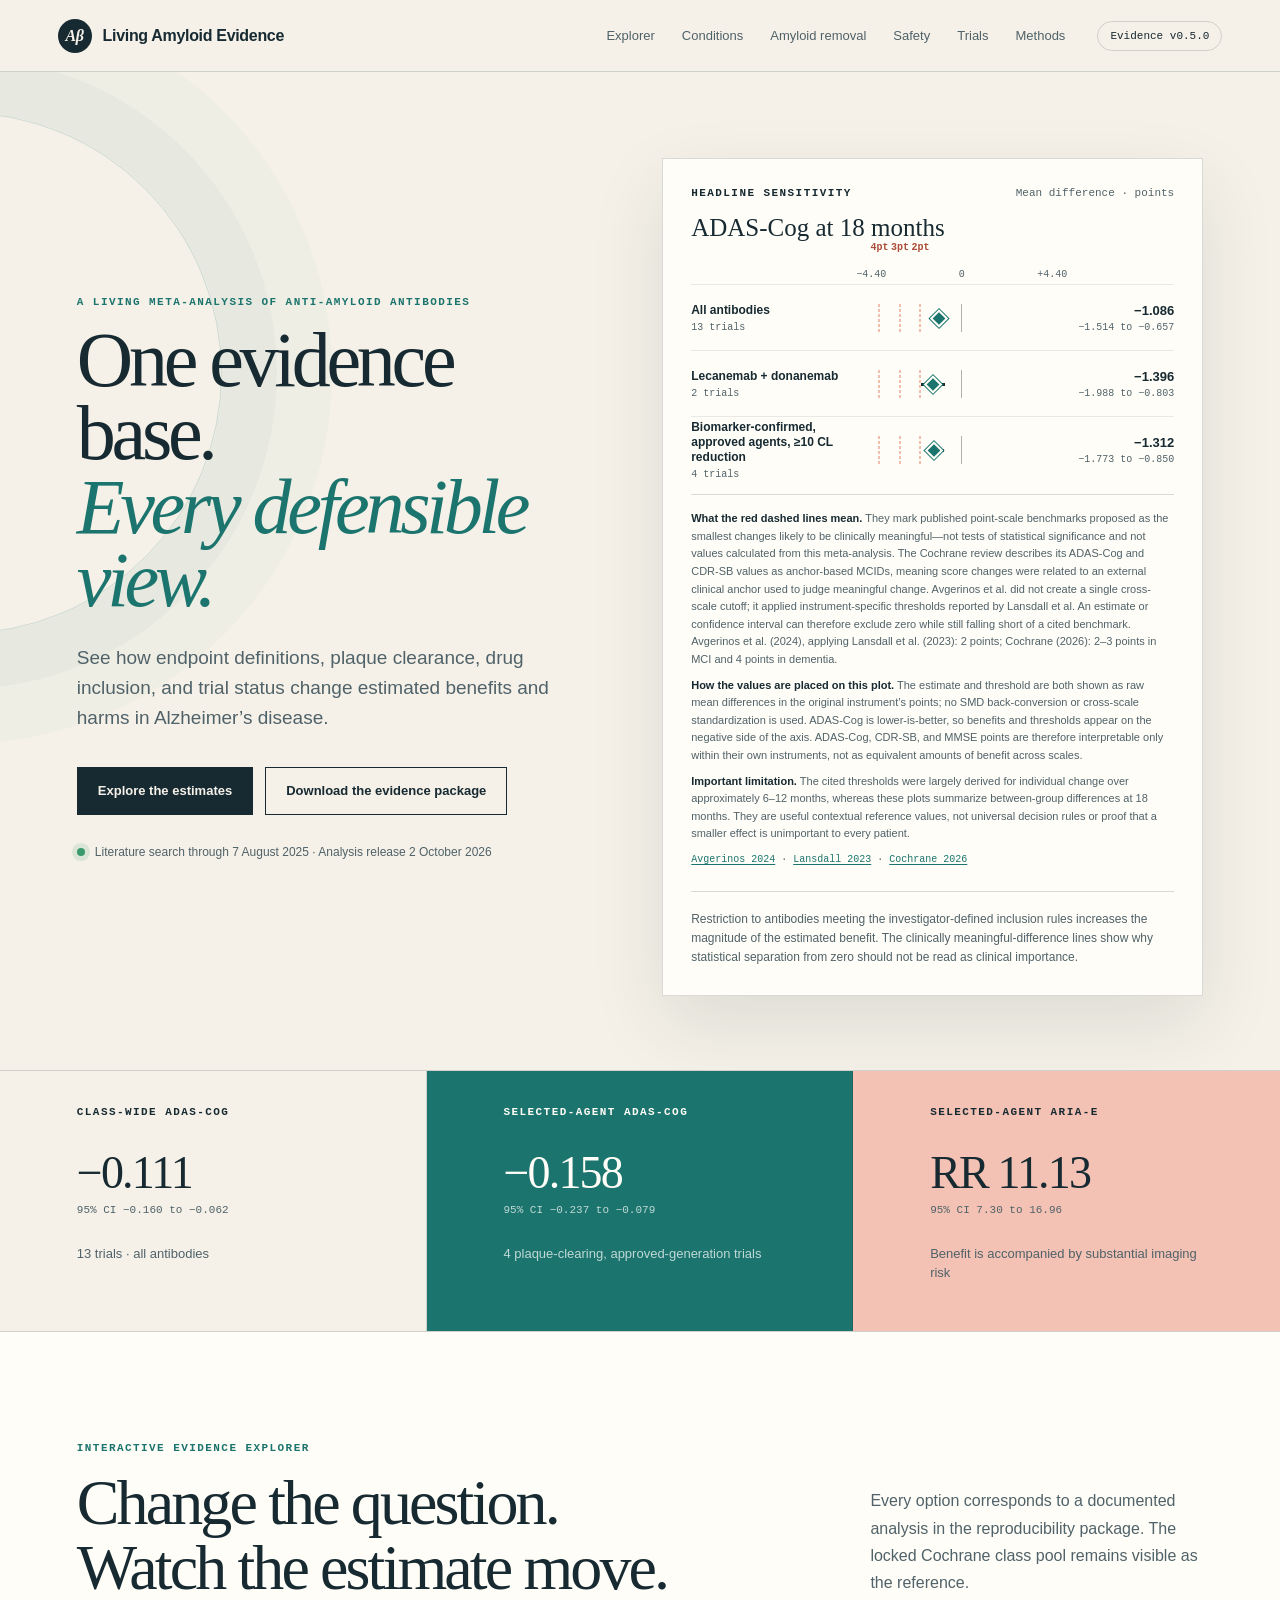
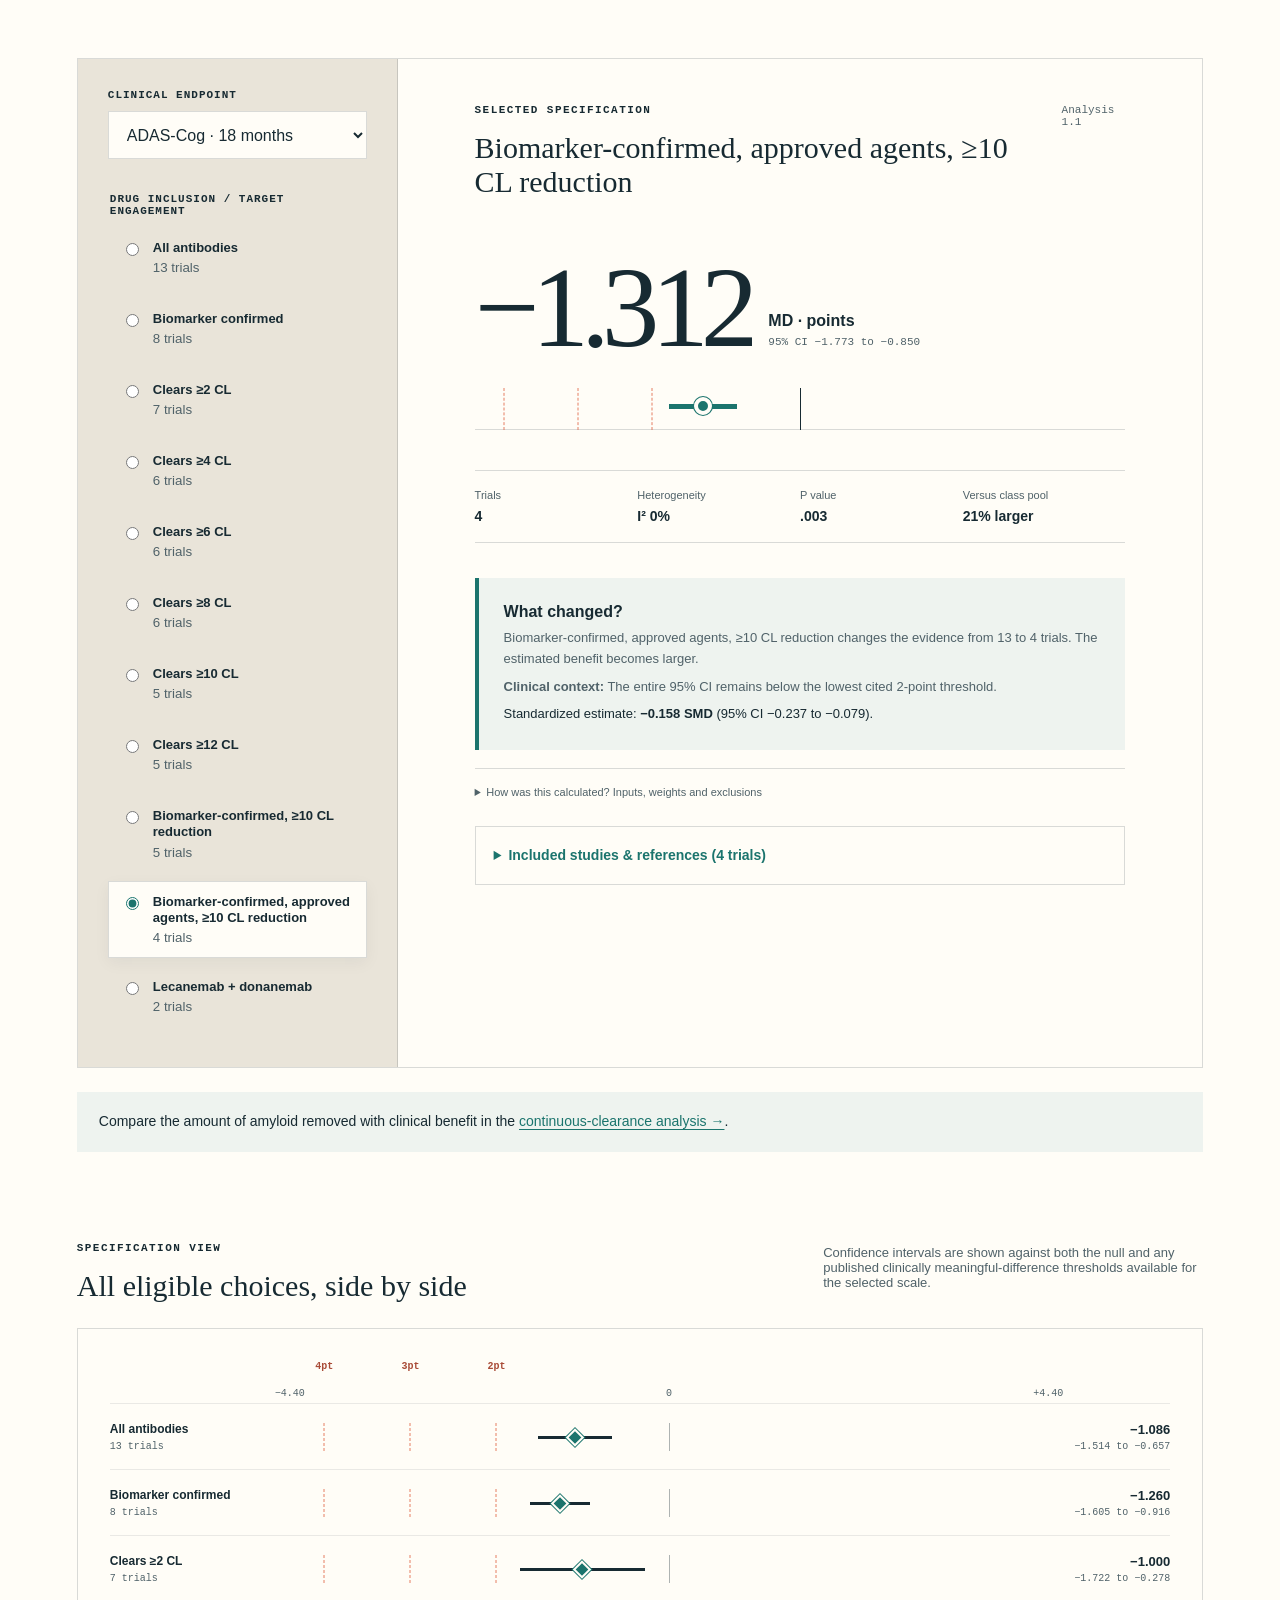
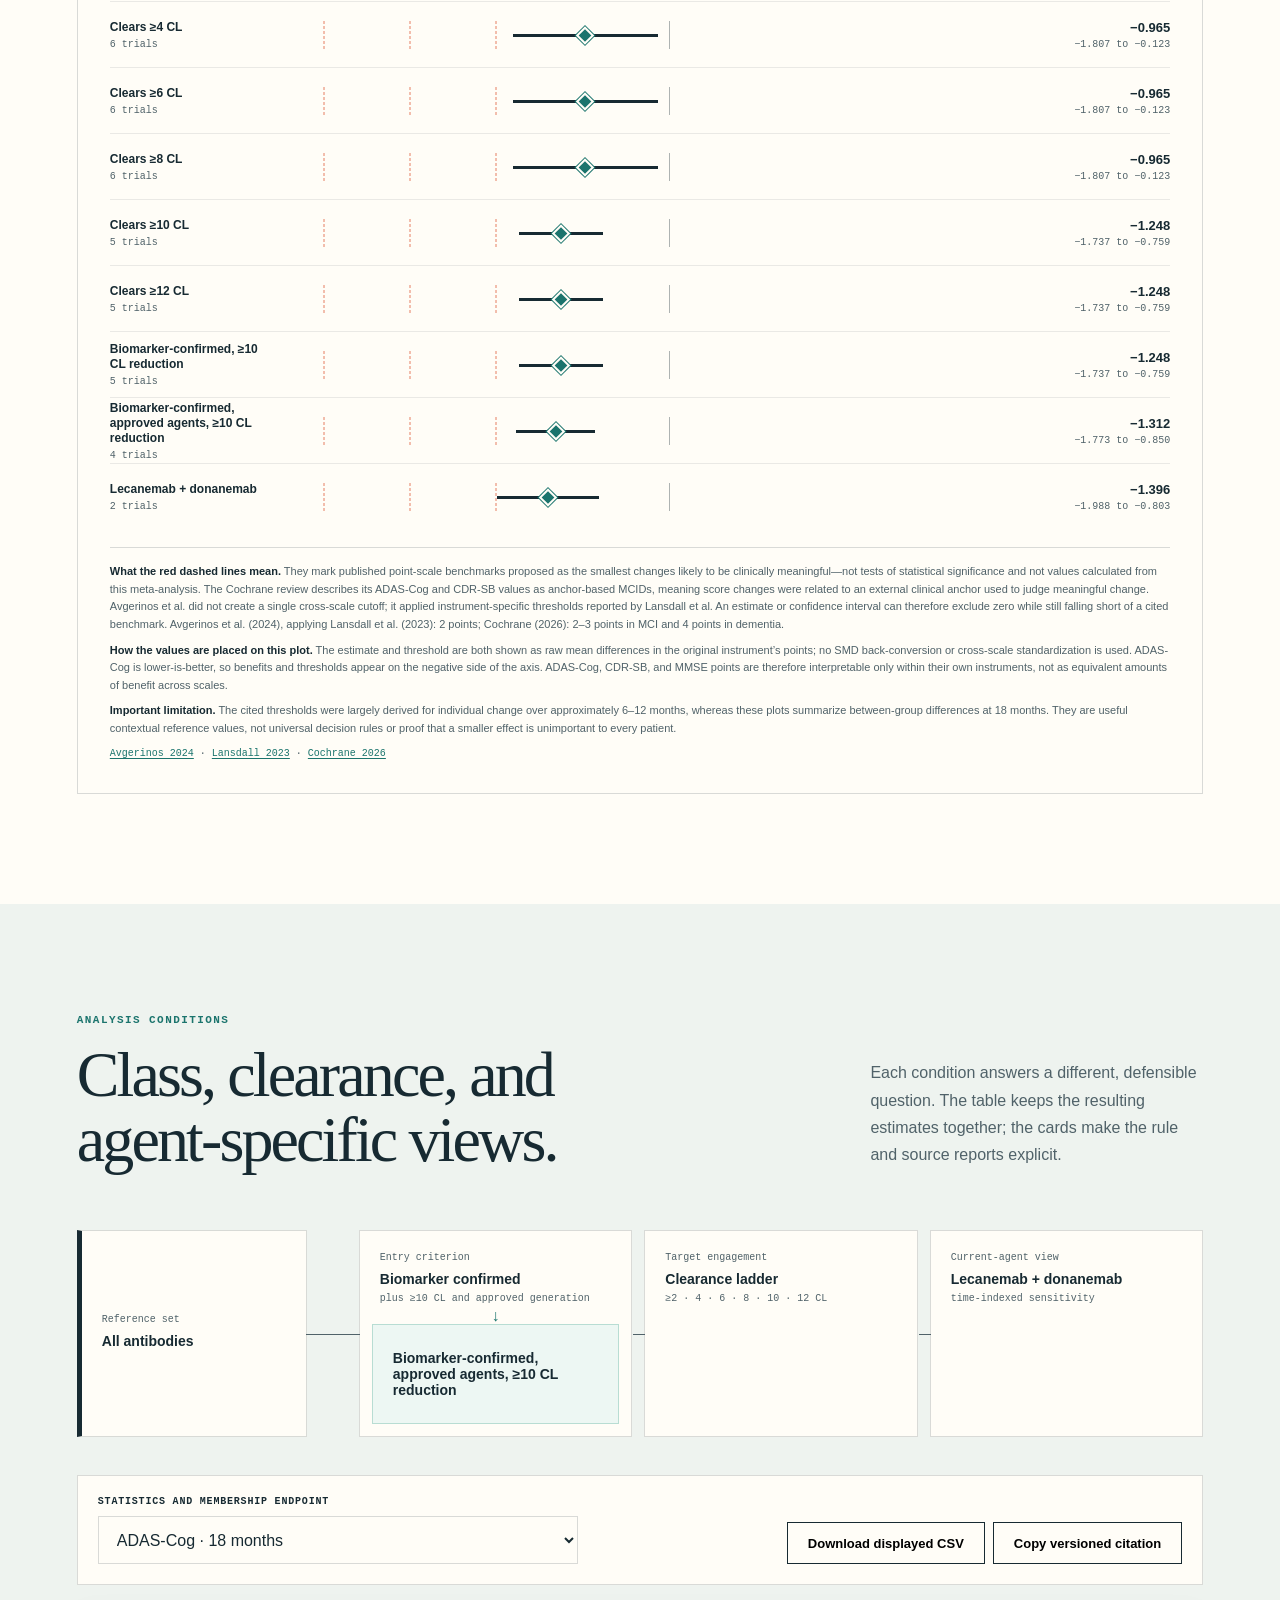
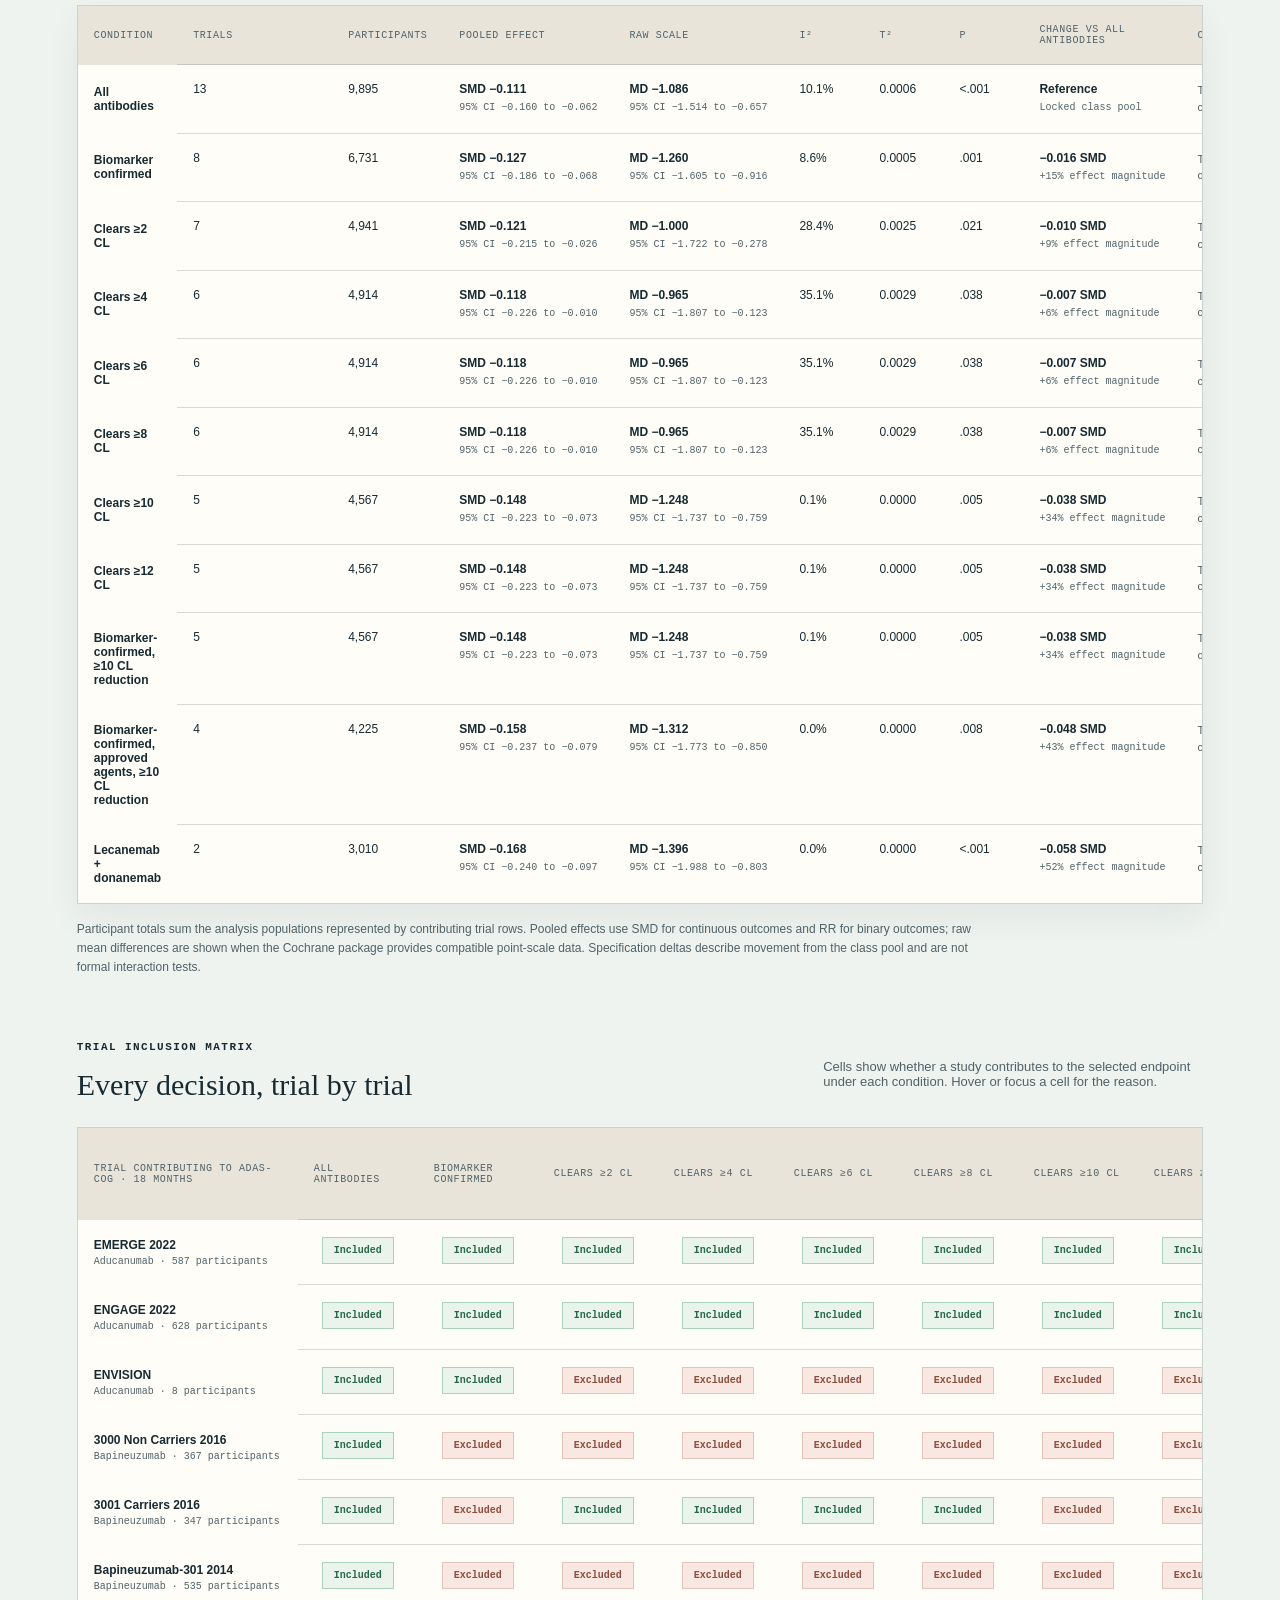
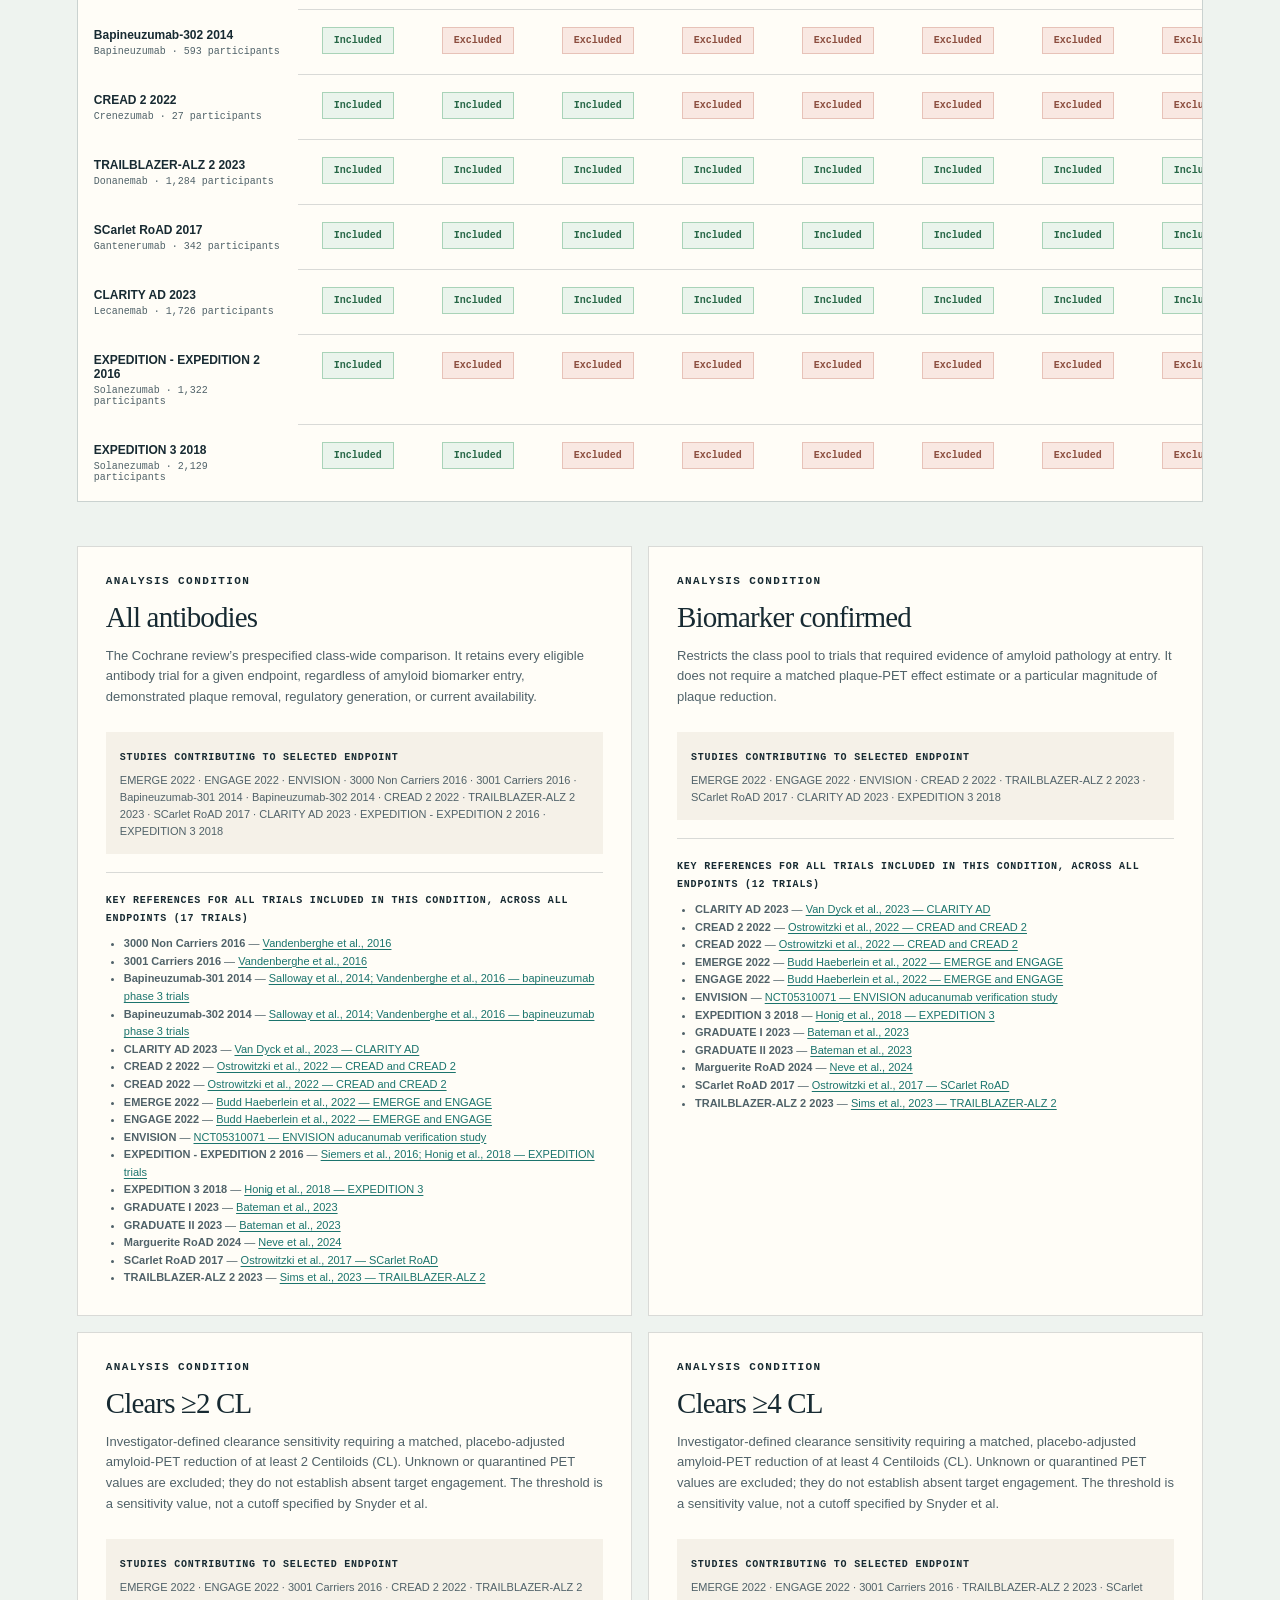
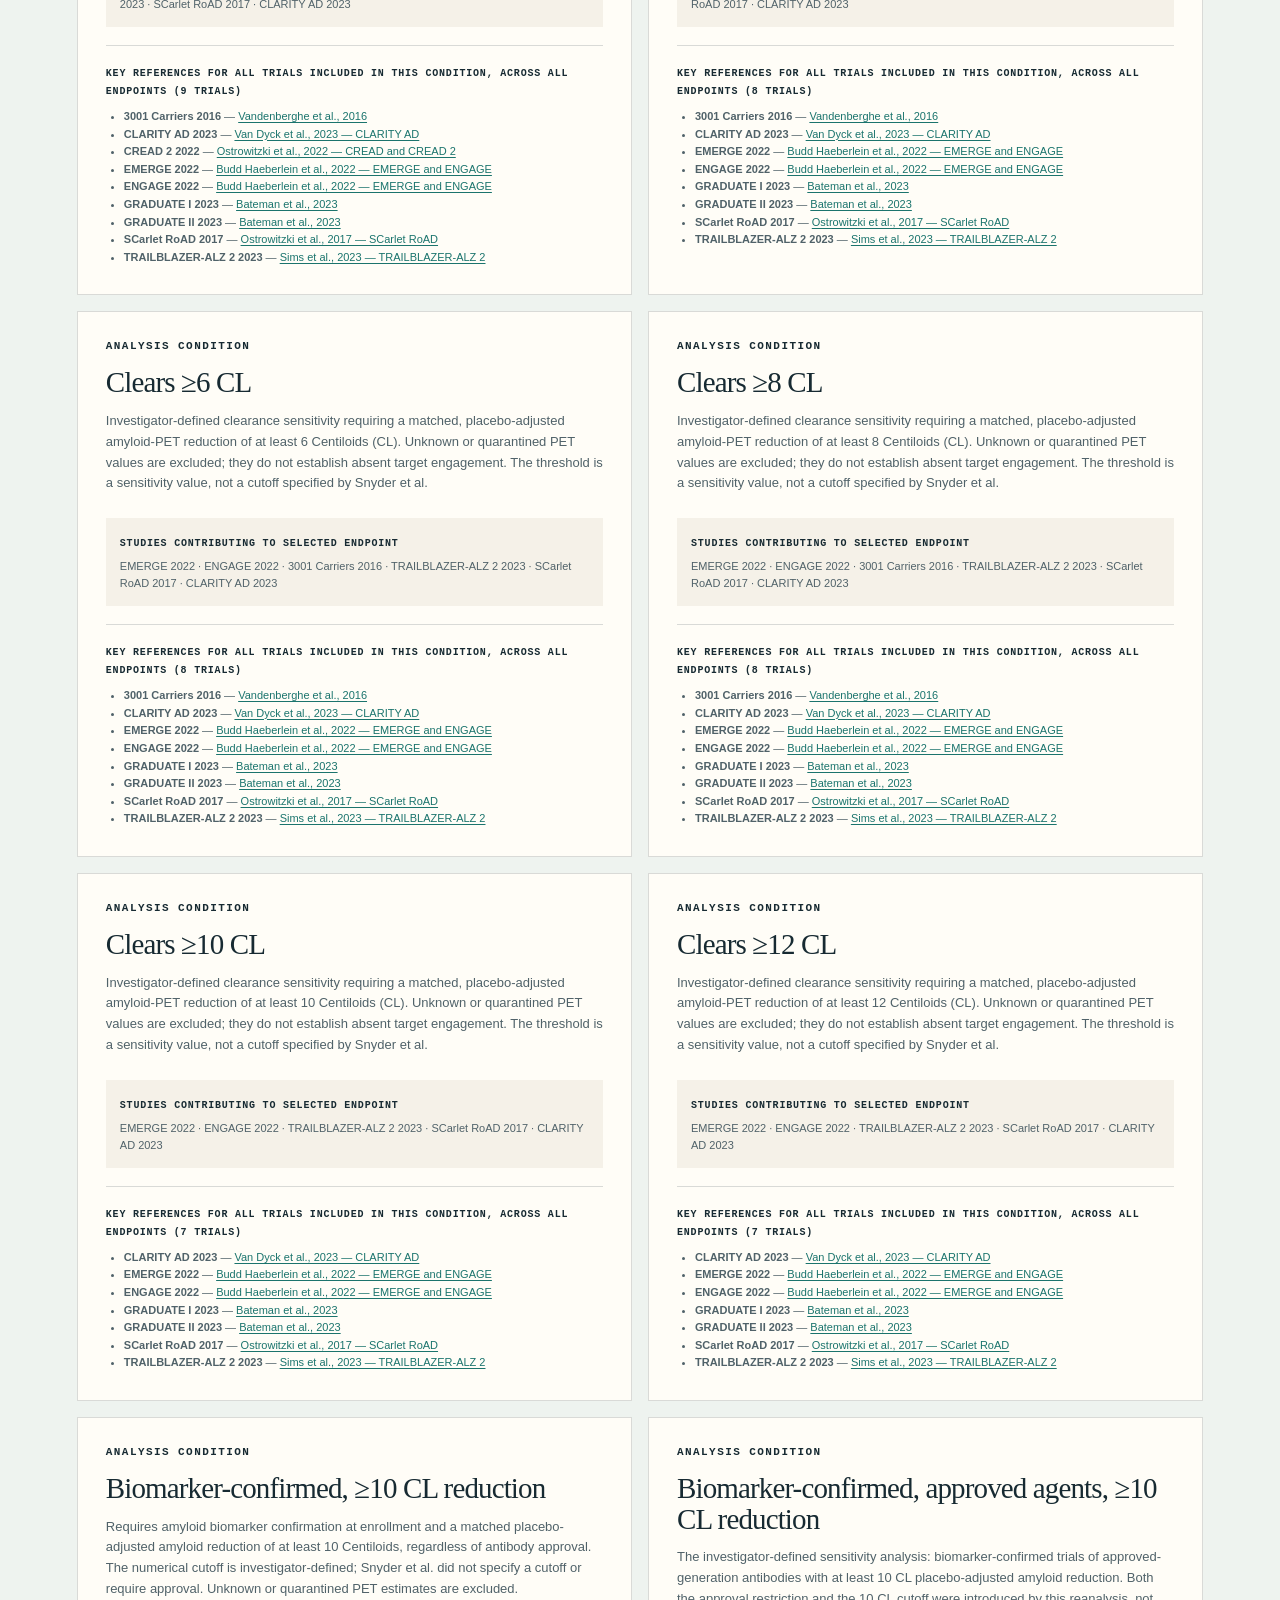
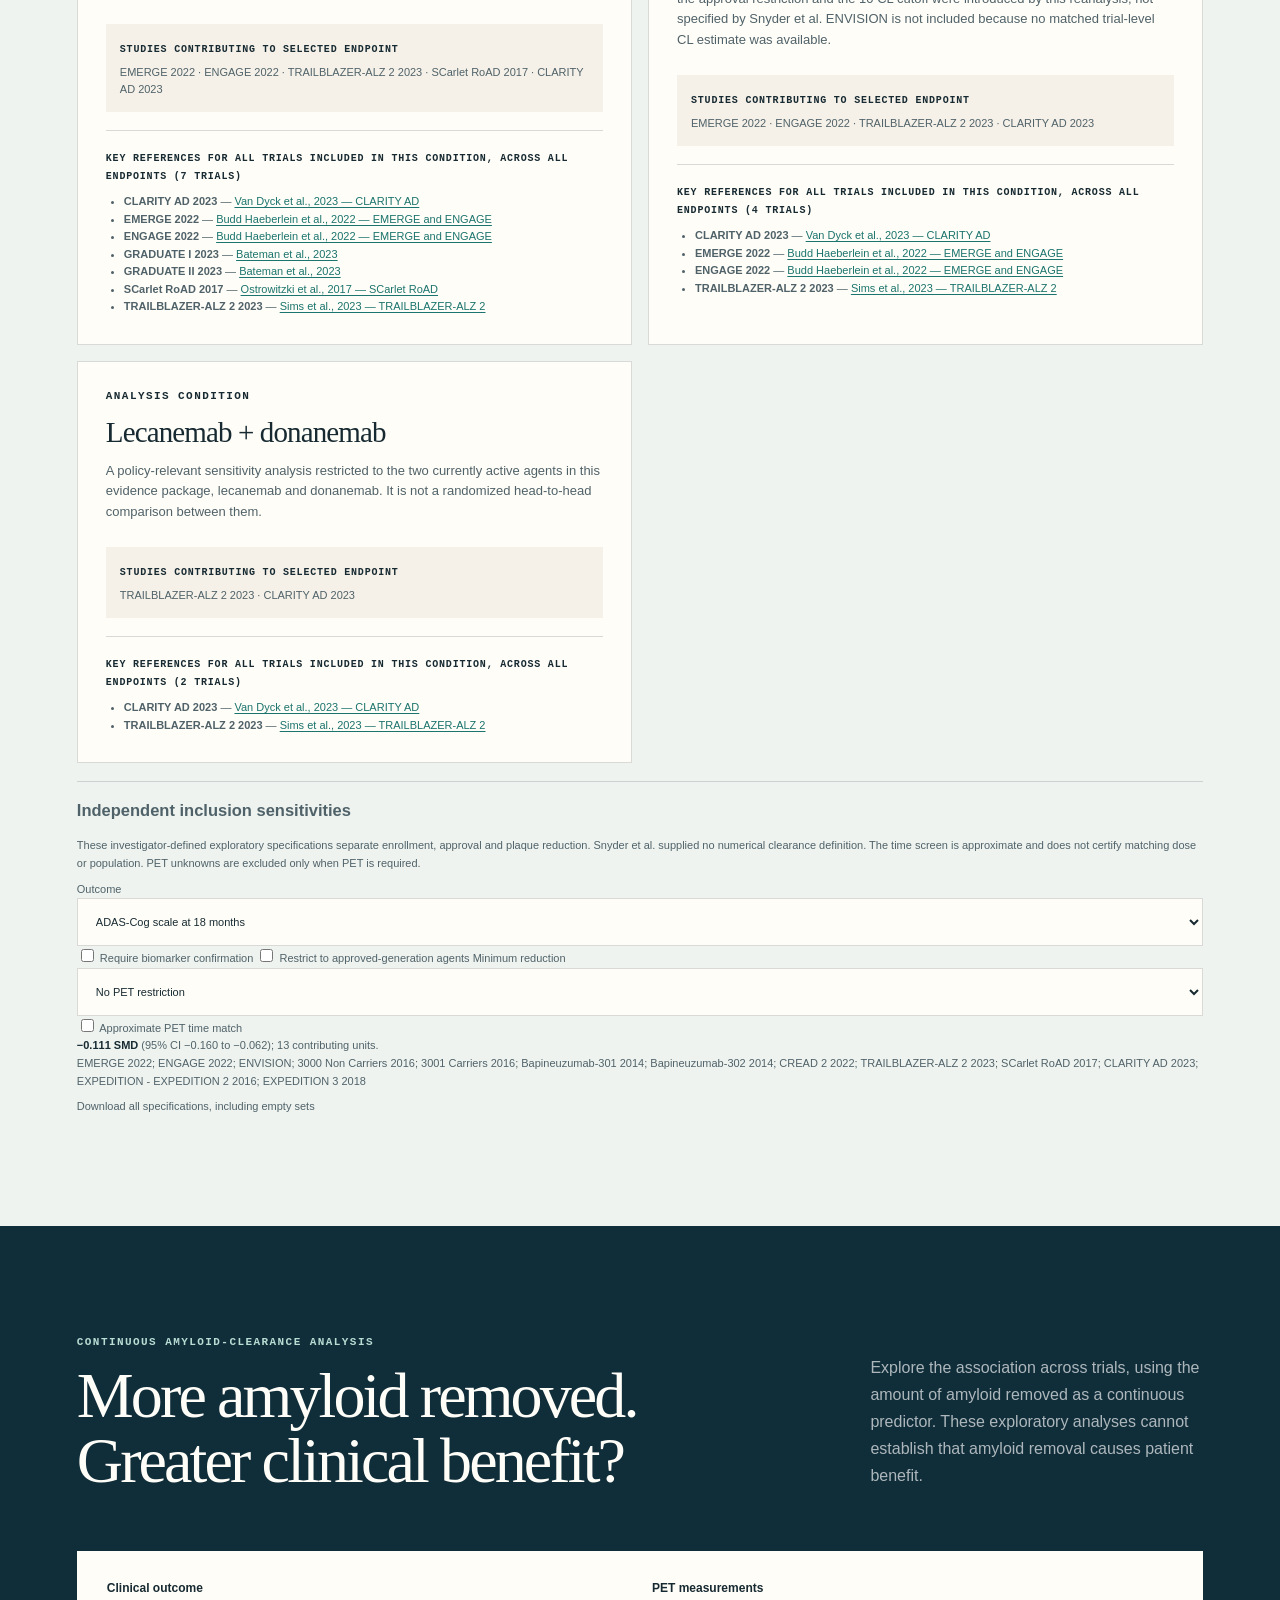
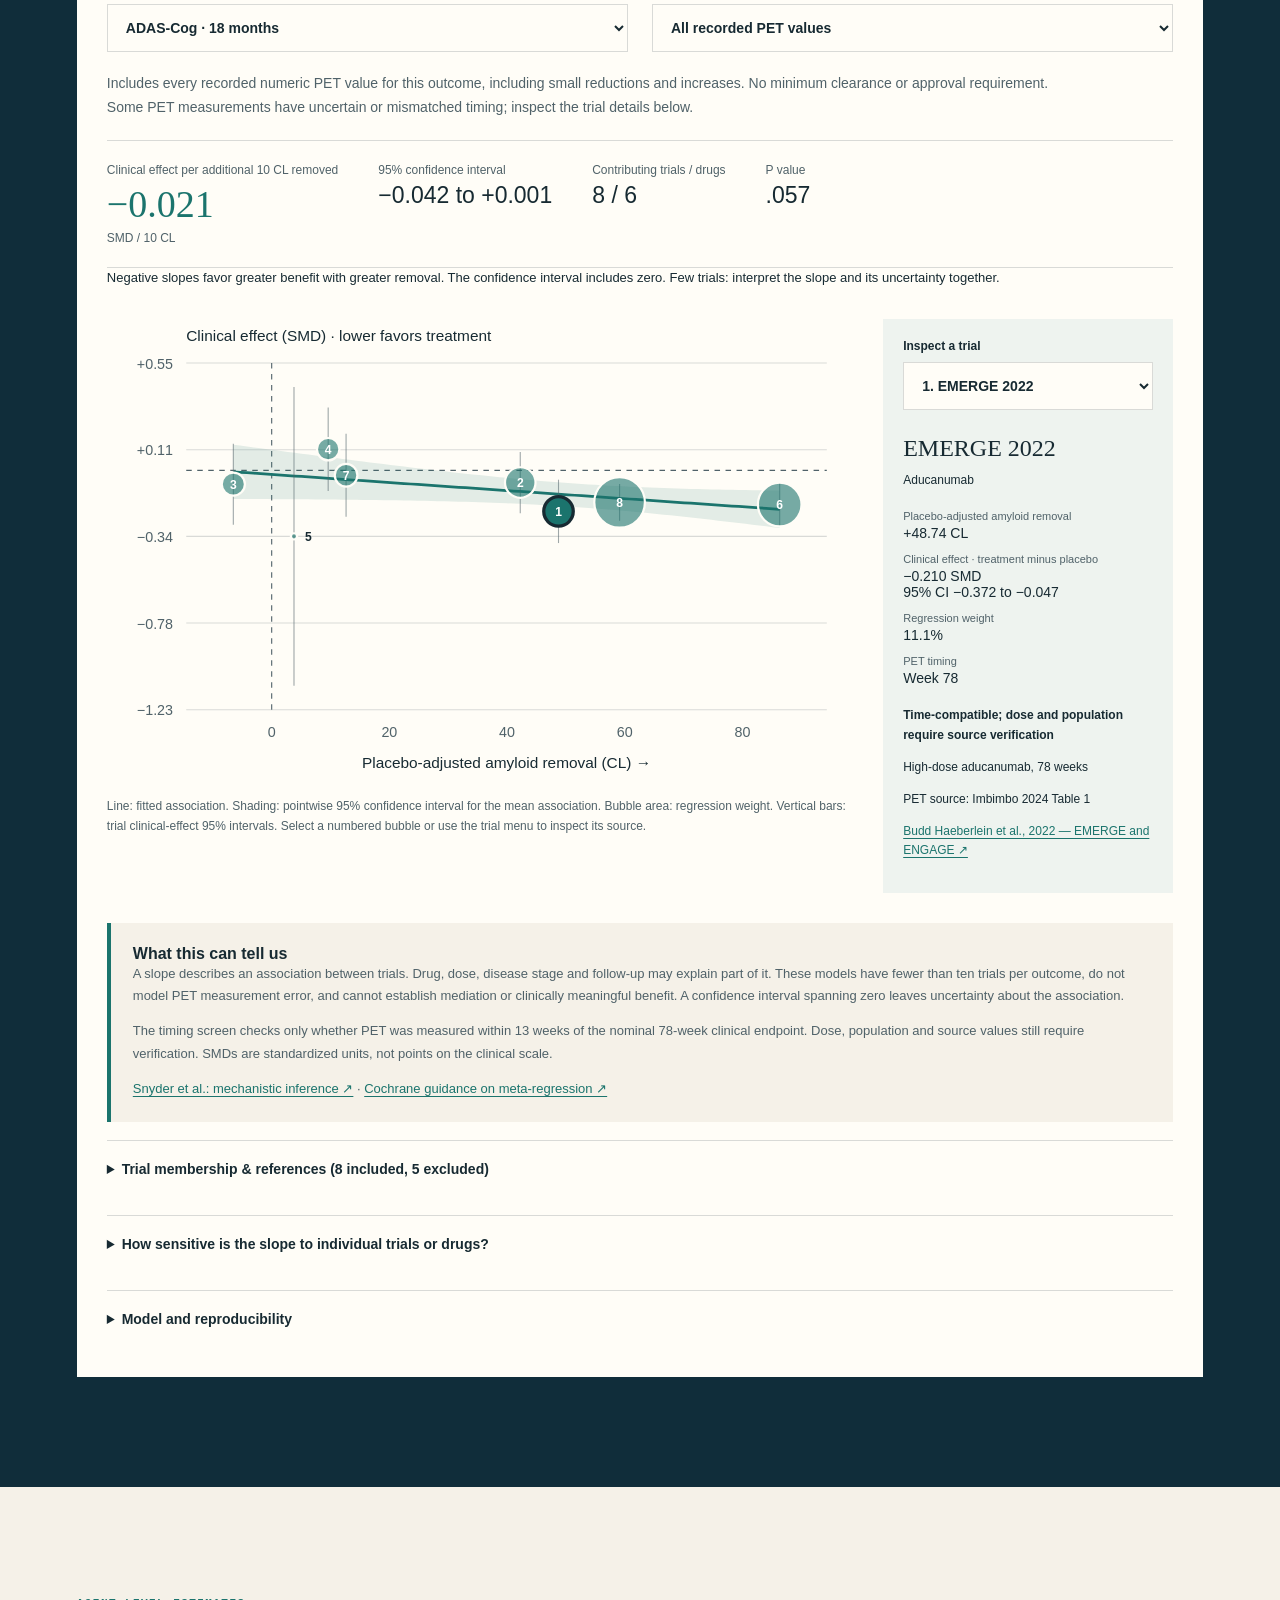
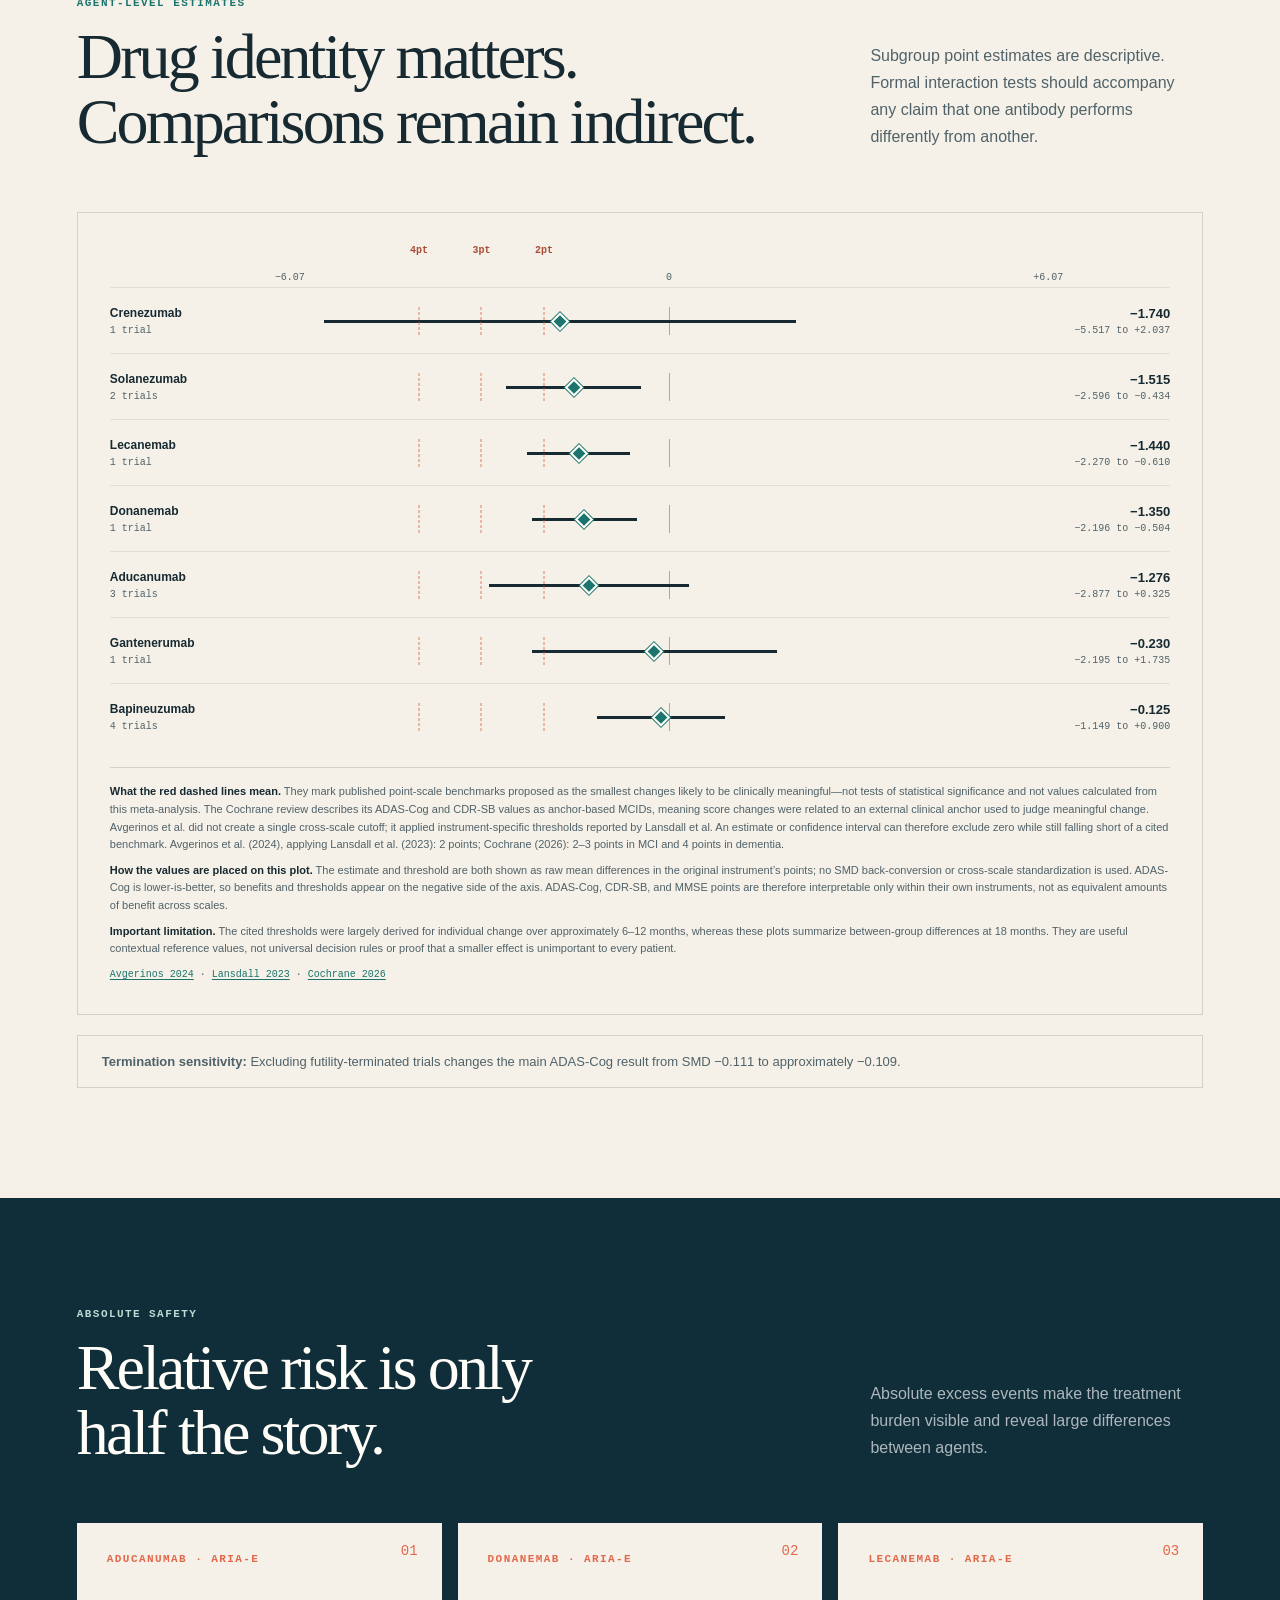
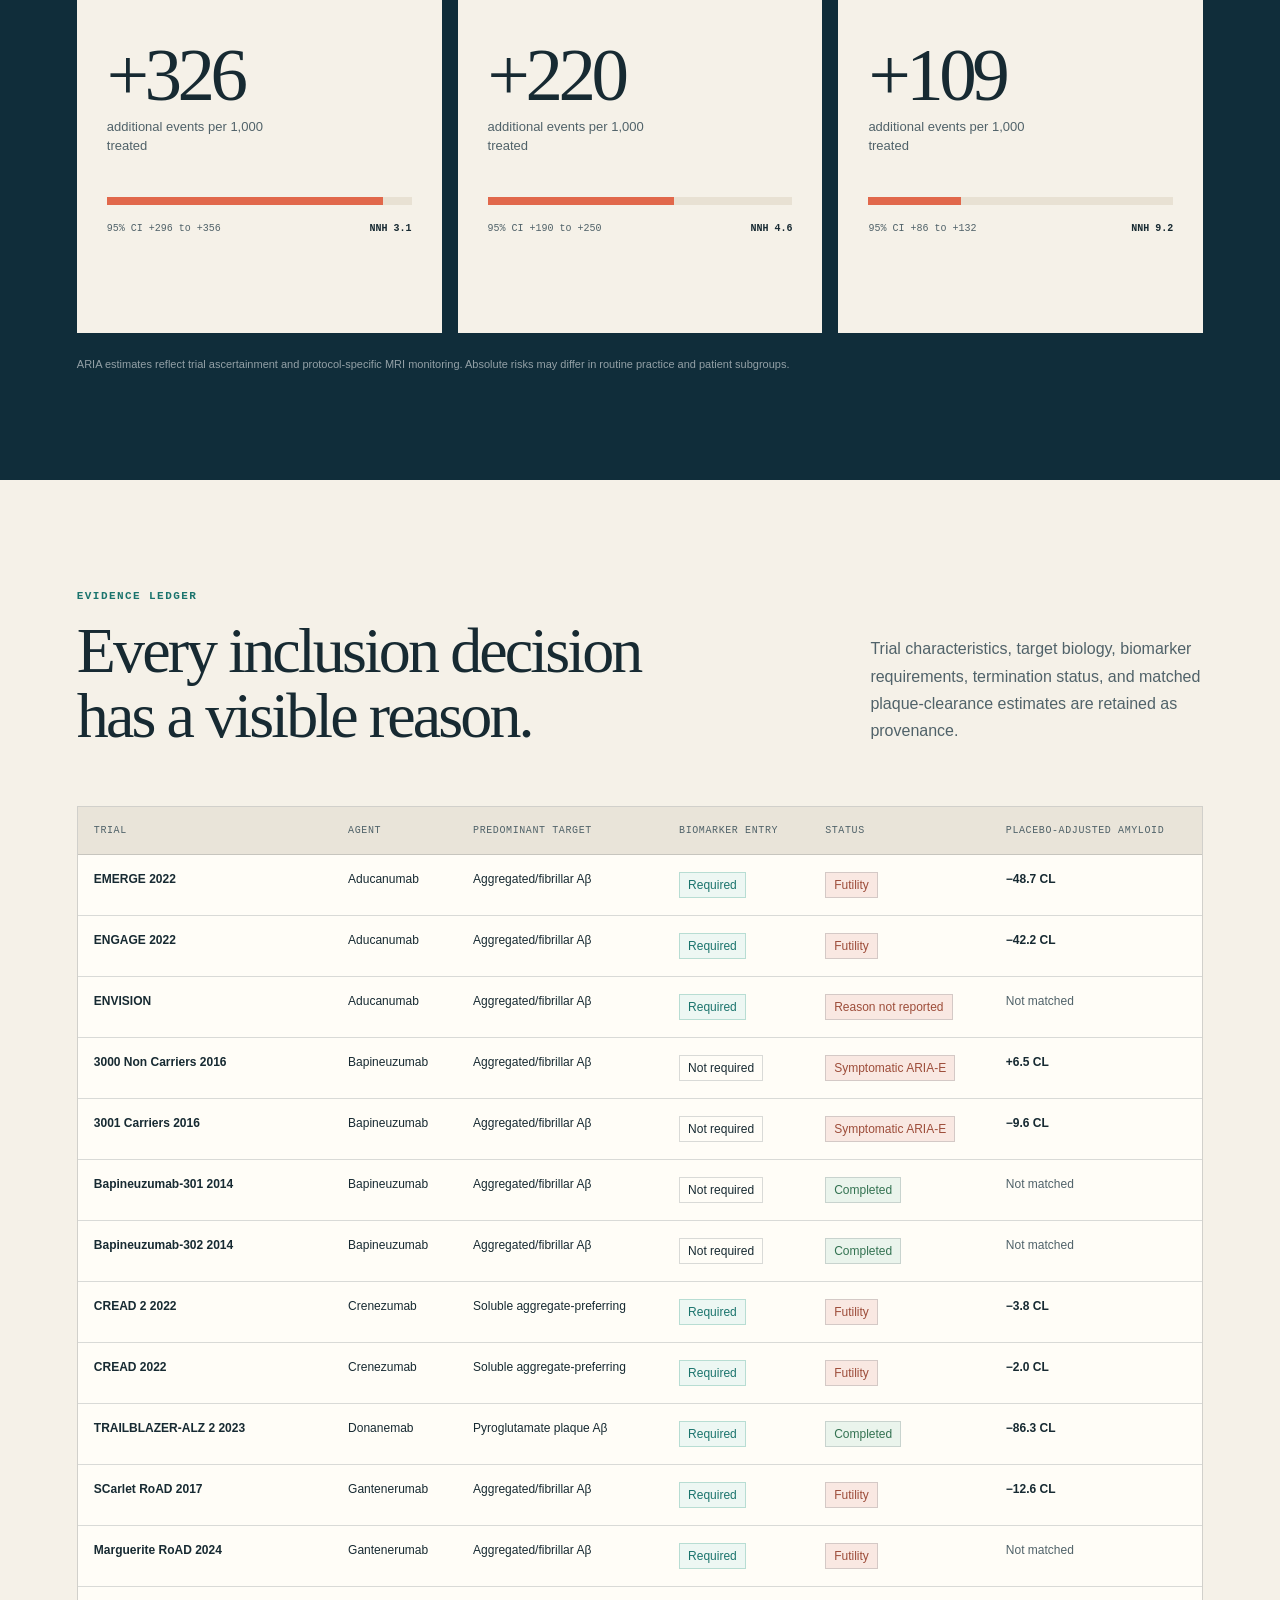
<file: public/index.html>
<!doctype html>
<html lang="en">
<head>
  <meta charset="utf-8">
  <meta name="viewport" content="width=device-width, initial-scale=1">
  <meta name="description" content="Explore how analytic choices change estimated benefits and harms of anti-amyloid antibodies in Alzheimer’s disease.">
  <meta property="og:type" content="website">
  <meta property="og:title" content="Living Amyloid Evidence">
  <meta property="og:description" content="One evidence base. Every defensible view.">
  <meta property="og:image" content="/og.png">
  <meta name="twitter:card" content="summary_large_image">
  <meta name="twitter:title" content="Living Amyloid Evidence">
  <meta name="twitter:description" content="One evidence base. Every defensible view.">
  <meta name="twitter:image" content="/og.png">
  <title>Living Amyloid Evidence</title>
  <link rel="icon" href="favicon.png">
  <link rel="stylesheet" href="styles.css?v=0.5.0">
  <link rel="stylesheet" href="clearance.css?v=0.5.0">
</head>
<body>
<main>
  <header class="site-header">
    <a class="brand" href="#top"><span class="brand-mark">Aβ</span><span>Living Amyloid Evidence</span></a>
    <nav aria-label="Primary navigation"><a href="#explorer">Explorer</a><a href="#conditions">Conditions</a><a href="#biology">Amyloid removal</a><a href="#safety">Safety</a><a href="#trials">Trials</a><a href="#methods">Methods</a></nav>
    <span class="version-pill">Evidence v0.5.0</span>
  </header>

  <section class="hero" id="top">
    <div class="hero-copy">
      <p class="kicker">A living meta-analysis of anti-amyloid antibodies</p>
      <h1>One evidence base.<br><em>Every defensible view.</em></h1>
      <p class="hero-lede">See how endpoint definitions, plaque clearance, drug inclusion, and trial status change estimated benefits and harms in Alzheimer’s disease.</p>
      <div class="hero-actions"><a class="button button-primary" href="#explorer">Explore the estimates</a><a class="button button-secondary" href="downloads/reproducibility-package.zip">Download the evidence package</a></div>
      <div class="status-line"><span class="status-dot"></span>Literature search through 7 August 2025 · Analysis release 2 October 2026</div>
    </div>
    <div class="hero-figure">
      <div class="figure-head"><div><p class="eyebrow">Headline sensitivity</p><h2>ADAS-Cog at 18 months</h2></div><span>Mean difference · points</span></div>
      <div id="hero-forest"></div>
      <p class="figure-note">Restriction to antibodies meeting the investigator-defined inclusion rules increases the magnitude of the estimated benefit. The clinically meaningful-difference lines show why statistical separation from zero should not be read as clinical importance.</p>
    </div>
  </section>

  <section class="headline-strip" aria-label="Key findings">
    <article class="stat-card"><p class="eyebrow">Class-wide ADAS-Cog</p><div class="stat-value">−0.111</div><p class="interval">95% CI −0.160 to −0.062</p><p>13 trials · all antibodies</p></article>
    <article class="stat-card stat-teal"><p class="eyebrow">Selected-agent ADAS-Cog</p><div class="stat-value">−0.158</div><p class="interval">95% CI −0.237 to −0.079</p><p>4 plaque-clearing, approved-generation trials</p></article>
    <article class="stat-card stat-coral"><p class="eyebrow">Selected-agent ARIA-E</p><div class="stat-value">RR 11.13</div><p class="interval">95% CI 7.30 to 16.96</p><p>Benefit is accompanied by substantial imaging risk</p></article>
  </section>

  <section class="section explorer-section" id="explorer">
    <div class="section-heading"><div><p class="kicker">Interactive evidence explorer</p><h2>Change the question.<br>Watch the estimate move.</h2></div><p>Every option corresponds to a documented analysis in the reproducibility package. The locked Cochrane class pool remains visible as the reference.</p></div>
    <div class="explorer-shell">
      <aside class="controls" aria-label="Analysis choices">
        <label><span>Clinical endpoint</span><select id="outcome-select"></select></label>
        <fieldset><legend>Drug inclusion / target engagement</legend><div id="scenario-controls"></div></fieldset>
      </aside>
      <div class="result-panel">
        <div id="selected-result" aria-live="polite"></div>
        <details class="explorer-studies" id="explorer-studies">
          <summary id="explorer-studies-summary">Included studies &amp; references</summary>
          <div id="explorer-studies-content"></div>
        </details>
      </div>
    </div>
    <p class="clearance-route">Compare the amount of amyloid removed with clinical benefit in the <a href="#biology">continuous-clearance analysis →</a>.</p>
    <div class="all-specifications">
      <div class="subhead"><div><p class="eyebrow">Specification view</p><h3>All eligible choices, side by side</h3></div><p>Confidence intervals are shown against both the null and any published clinically meaningful-difference thresholds available for the selected scale.</p></div>
      <div class="forest-card" id="specification-forest"></div>
    </div>
  </section>

  <section class="section conditions-section" id="conditions">
    <div class="section-heading"><div><p class="kicker">Analysis conditions</p><h2>Class, clearance, and<br>agent-specific views.</h2></div><p>Each condition answers a different, defensible question. The table keeps the resulting estimates together; the cards make the rule and source reports explicit.</p></div>
    <div class="condition-map" aria-label="Relationship among analysis conditions">
      <div class="condition-map-root"><span>Reference set</span><strong>All antibodies</strong></div>
      <div class="condition-map-branches">
        <div class="condition-map-branch"><span>Entry criterion</span><strong>Biomarker confirmed</strong><small>plus ≥10 CL and approved generation</small><div class="condition-map-child"><strong>Biomarker-confirmed, approved agents, ≥10 CL reduction</strong></div></div>
        <div class="condition-map-branch"><span>Target engagement</span><strong>Clearance ladder</strong><small>≥2 · 4 · 6 · 8 · 10 · 12 CL</small></div>
        <div class="condition-map-branch"><span>Current-agent view</span><strong>Lecanemab + donanemab</strong><small>time-indexed sensitivity</small></div>
      </div>
    </div>
    <div class="condition-toolbar">
      <label><span>Statistics and membership endpoint</span><select id="condition-outcome-select"></select></label>
      <div class="condition-actions"><button class="button button-secondary" id="download-condition-csv" type="button">Download displayed CSV</button><button class="button button-secondary" id="copy-condition-citation" type="button">Copy versioned citation</button></div>
    </div>
    <div id="condition-statistics" aria-live="polite"></div>
    <div class="condition-matrix-block"><div class="subhead"><div><p class="eyebrow">Trial inclusion matrix</p><h3>Every decision, trial by trial</h3></div><p>Cells show whether a study contributes to the selected endpoint under each condition. Hover or focus a cell for the reason.</p></div><div id="condition-matrix"></div></div>
    <div class="condition-cards" id="condition-cards"></div>
  </section>

  <section class="section biology-section" id="biology">
    <div class="section-heading light-heading"><div><p class="kicker">Continuous amyloid-clearance analysis</p><h2>More amyloid removed.<br>Greater clinical benefit?</h2></div><p>Explore the association across trials, using the amount of amyloid removed as a continuous predictor. These exploratory analyses cannot establish that amyloid removal causes patient benefit.</p></div>
    <div class="clearance-shell">
      <div class="clearance-toolbar">
        <label for="clearance-outcome">Clinical outcome<select id="clearance-outcome"></select></label>
        <label for="clearance-scope">PET measurements<select id="clearance-scope"><option value="all_pet">All recorded PET values</option><option value="time_screen">Approximate timing screen</option></select></label>
      </div>
      <p class="clearance-scope-note" id="clearance-scope-note"></p>
      <div id="clearance-status" role="status" aria-live="polite"></div>
      <div class="clearance-layout">
        <div>
          <div id="clearance-plot"></div>
          <p class="clearance-chart-note" id="clearance-chart-note"></p>
        </div>
        <aside class="clearance-trial-panel" aria-label="Inspect a contributing trial">
          <label for="clearance-trial">Inspect a trial<select id="clearance-trial"></select></label>
          <div id="clearance-trial-detail" aria-live="polite"></div>
        </aside>
      </div>
      <div class="clearance-limits"><strong>What this can tell us</strong><p>A slope describes an association between trials. Drug, dose, disease stage and follow-up may explain part of it. These models have fewer than ten trials per outcome, do not model PET measurement error, and cannot establish mediation or clinically meaningful benefit. A confidence interval spanning zero leaves uncertainty about the association.</p><p>The timing screen checks only whether PET was measured within 13 weeks of the nominal 78-week clinical endpoint. Dose, population and source values still require verification. SMDs are standardized units, not points on the clinical scale.</p><p><a href="https://doi.org/10.1002/alz.71696" target="_blank" rel="noopener">Snyder et al.: mechanistic inference ↗</a> · <a href="https://www.cochrane.org/authors/handbooks-and-manuals/handbook/current/chapter-10#section-10-11-4" target="_blank" rel="noopener">Cochrane guidance on meta-regression ↗</a></p></div>
      <details class="clearance-disclosure"><summary id="clearance-membership-summary">Included and excluded trials</summary><div id="clearance-membership"></div></details>
      <details class="clearance-disclosure"><summary>How sensitive is the slope to individual trials or drugs?</summary><div id="clearance-sensitivity"></div></details>
      <details class="clearance-disclosure"><summary>Model and reproducibility</summary><p>Separate random-effects meta-regressions for each outcome use REML heterogeneity estimation and Hartung–Knapp inference with k − 2 degrees of freedom. The predictor is placebo-adjusted plaque reduction divided by 10. Positive x values mean greater removal; negative x values mean more amyloid than placebo. The intercept is estimated freely. No minimum clearance, biomarker-entry or approval restriction is imposed.</p><p>Trial bubble area reflects 1 / (clinical sampling variance + residual heterogeneity). The shaded band is a pointwise 95% confidence interval for the mean fitted association, not a prediction interval for a new trial or patient. Models with fewer than four trials or fewer than two distinct PET values are shown as not estimable. Four trials is a computational reporting minimum, not evidence of reliable inference. All sensitivity results are exploratory, without multiplicity adjustment.</p><p>The source review's combined EXPEDITION / EXPEDITION 2 label is retained as one analysis unit. Missing or quarantined PET measurements are excluded from these models and are never assigned zero. Existing source mappings remain provisional; this release does not claim a new primary-source audit.</p><div class="clearance-downloads"><a href="downloads/continuous-clearance-models.csv">Model estimates CSV ↓</a><a href="downloads/continuous-clearance-inputs.csv">Trial inputs &amp; decisions CSV ↓</a><a href="downloads/continuous-clearance-sensitivity.csv">Omission sensitivities CSV ↓</a><a href="downloads/reproducibility-package.zip">Reproducibility package ZIP ↓</a></div></details>
    </div>
  </section>

  <section class="section" id="agents">
    <div class="section-heading"><div><p class="kicker">Agent-level estimates</p><h2>Drug identity matters.<br>Comparisons remain indirect.</h2></div><p>Subgroup point estimates are descriptive. Formal interaction tests should accompany any claim that one antibody performs differently from another.</p></div>
    <div class="forest-card agent-card" id="agent-forest"></div>
    <div class="termination-note"><strong>Termination sensitivity:</strong> Excluding futility-terminated trials changes the main ADAS-Cog result from SMD −0.111 to approximately −0.109.</div>
  </section>

  <section class="section safety-section" id="safety">
    <div class="section-heading light-heading"><div><p class="kicker">Absolute safety</p><h2>Relative risk is only<br>half the story.</h2></div><p>Absolute excess events make the treatment burden visible and reveal large differences between agents.</p></div>
    <div class="safety-grid" id="safety-grid"></div>
    <p class="section-footnote">ARIA estimates reflect trial ascertainment and protocol-specific MRI monitoring. Absolute risks may differ in routine practice and patient subgroups.</p>
  </section>

  <section class="section trials-section" id="trials">
    <div class="section-heading"><div><p class="kicker">Evidence ledger</p><h2>Every inclusion decision<br>has a visible reason.</h2></div><p>Trial characteristics, target biology, biomarker requirements, termination status, and matched plaque-clearance estimates are retained as provenance.</p></div>
    <div class="table-wrap"><table><thead><tr><th>Trial</th><th>Agent</th><th>Predominant target</th><th>Biomarker entry</th><th>Status</th><th>Placebo-adjusted amyloid</th></tr></thead><tbody id="trial-table"></tbody></table></div>
    <div class="subhead clearance-table-head"><div><p class="eyebrow">Quantitative Centiloid mappings</p><h3>Recorded placebo-adjusted PET changes</h3></div><p>All trials with a numeric trial-level mapping are shown below. Values are active minus placebo in Centiloids: negative values indicate greater amyloid reduction with treatment; a positive value indicates no net reduction. These mappings are the inputs to the clearance-threshold sensitivity conditions.</p></div>
    <div class="table-wrap"><table><thead><tr><th>Trial</th><th>Agent</th><th>Active − placebo (CL)</th><th>Clearance thresholds met</th><th>Source</th><th>Qualification / mapping note</th></tr></thead><tbody id="clearance-table"></tbody></table></div>
  </section>

  <section class="section methods-section" id="methods">
    <div class="methods-grid">
      <div><p class="kicker">Methods and governance</p><h2>A living analysis needs a stable spine.</h2><p>The explorer exposes only analyses represented in the validated result registry. Canonical estimates remain locked, while sensitivity and exploratory views are explicitly labeled.</p></div>
      <div class="method-list">
        <div><span>01</span><p><strong>Reproducible synthesis</strong>Random-effects models with documented estimators and confidence-interval methods.</p></div>
        <div><span>02</span><p><strong>Auditable provenance</strong>Every value retains its trial, source, endpoint, time point, and transformation history.</p></div>
        <div><span>03</span><p><strong>Versioned updates</strong>Future releases preserve frozen snapshots and describe which evidence changed.</p></div>
        <div><span>04</span><p><strong>Interpretive guardrails</strong>Low-k warnings, interaction tests, raw units, absolute harms, and horizon-qualified MID comparisons.</p></div>
      </div>
    </div>
    <div class="downloads"><div><p class="eyebrow">Open evidence package</p><h3>Inspect, reproduce, or extend the work.</h3><p>The unified archive contains the raw Cochrane package, separate primary and extended results, numbered source scripts, file-level provenance, checksums, and one-command verification.</p></div><div class="download-links"><a href="downloads/methods-results.md">Current Methods and Results <span>Markdown ↓</span></a><a href="downloads/release-differences.csv">Changes from v0.1.1 <span>CSV ↓</span></a><a href="downloads/primary-reanalysis-report.pdf">Historical v0.1.1 primary report <span>PDF ↗</span></a><a href="downloads/extended-reanalysis-report.pdf">Historical v0.1.1 extended report <span>PDF ↗</span></a><a href="downloads/outcome-sensitivities.csv">Outcome sensitivities <span>CSV ↓</span></a><a href="downloads/reproducibility-package.zip">Unified reproducibility package <span>ZIP ↓</span></a></div></div>
  </section>

  <footer><div class="brand"><span class="brand-mark">Aβ</span><span>Living Amyloid Evidence</span></div><p>Research synthesis for transparent exploration—not individualized medical advice.</p><p id="release-meta">Evidence version 0.5.0 · 2026-10-02</p></footer>
</main>
<script src="evidence-inline.js?v=0.5.0"></script>
<script src="app.js?v=0.5.0" defer></script>
<script src="traceability.js?v=0.5.0" defer></script>
<script src="clearance.js?v=0.5.0" defer></script>
</body>
</html>
</file>
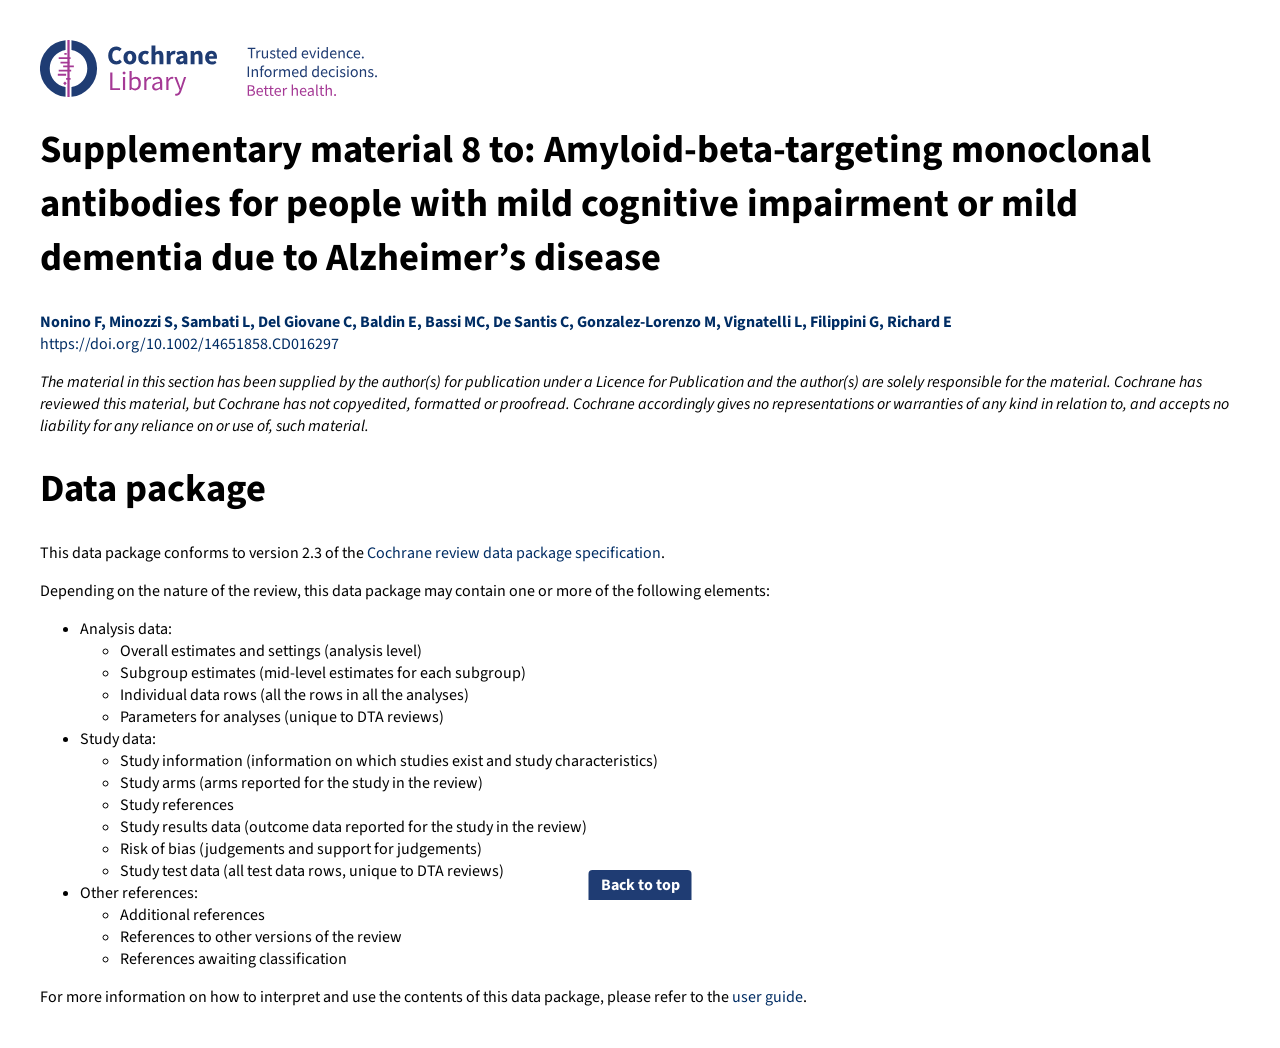
<file: analysis/reproducibility/data/raw/cochrane/CD016297-data-package-info.html>
<html><head><title>Data package</title><link href="[data-uri]" rel="icon" type="image/x-icon"/><style>@import "https://fonts.googleapis.com/css?family=Source+Sans+Pro:ital,wgth:0,400;0,700;1,400;1,700";body {  font-family: "Source Sans Pro", sans-serif;  margin: 40px;}@media screen {  #backToTop {    position: fixed;    bottom: 0px;    left: 50%;    transform: translateX(-50%);    border-radius: 4px 4px 0 0;    padding: 4px 12px 4px 12px;    background: #1f3c73;    font-weight: bold;  }  #backToTop a {    color: white;  }}@media print {  #backToTop {    display: none;  }}table {  width: fit-content;  border-collapse: collapse;}th {  font-weight: bold;  background: LightGray;}td, th {  border: 1px solid LightGray;  padding: 8px;  font-size: 14px;  vertical-align: top;}caption {  font-weight: bold;  font-size: large;  text-align: left;  padding: 8px;}h1 {  font-size:38.5px;}h2 {  font-size:31.5px;}h1 small, h3 {  font-size:24.5px;}h2 small, h4 {  font-size:17.5px;}h3 small, h4 small, h5 {  font-size:14px;}h6 {  font-size:11.9px;}a {  color: #002d64;  text-decoration: none;}.byline {  font-weight: bold;  color: #002D64;}.disclaimer {  font-style: italic;}figure, table.analysis {  width: fit-content;  display: block;  margin-block-start: 1em;  margin-block-end: 1em;  margin-inline-start: 40px;  margin-inline-end: 40px;}thead tr td, th, figcaption, caption {  font-weight: bold;  background: LightGray;}span.inserted {  background-color: #e5ffcd;}span.deleted {  background-color: #e5ffcd;  text-decoration: line-through;}span.marker-yellow {  background-color: #ffff80;}ol ol {  list-style-type: lower-alpha;}ol ol ol {  list-style-type: lower-roman;}</style></head><body><div class="logo"><svg xmlns="http://www.w3.org/2000/svg" height="57" viewBox="0 0 1138.5 192" width="338" xml:space="preserve"><path d="M86 .5v33a63.3 63.3 0 0 0 0 125v33a96 96 0 0 1 0-191zM106 .5v33a63.3 63.3 0 0 1 0 125v33a96 96 0 0 0 0-191z" fill="#1f3c73"/><path d="M93 0h6v192h-6z" fill="#a53995"/><path d="M93 0h6v192h-6zM82 44h8v6h-8z" fill="#a53995"/><path d="M63 58h40v6H63zM69 73h30v6H69zM78 86h36v6H78zM63 100h42v6H63zM60 114h28v6H60zM88 128h15v6H88zM84 140l6 6-6 6-6-6z" fill="#a53995"/><g aria-label="Cochrane" fill="#1f3c73" stroke-width="3.368"><path d="M256.96 82.722q-7.366 0-13.564-3.413-6.198-3.414-9.97-10.06-3.683-6.737-3.683-16.528 0-9.701 3.772-16.528 3.863-6.917 10.15-10.51 6.378-3.682 13.743-3.682 5.66 0 10.15 2.335 4.492 2.246 7.456 5.3l-7.007 8.443q-2.245-2.066-4.76-3.323-2.426-1.347-5.57-1.347-3.952 0-7.275 2.245-3.234 2.246-5.21 6.468-1.886 4.221-1.886 10.15 0 8.982 3.862 14.013 3.863 5.03 10.33 5.03 3.593 0 6.378-1.617 2.874-1.617 5.03-3.863l7.006 8.264q-7.365 8.624-18.953 8.624zM302.86 82.722q-5.659 0-10.689-2.695-4.94-2.784-7.994-7.994-3.054-5.3-3.054-12.665 0-7.456 3.054-12.665 3.054-5.21 7.994-7.905 5.03-2.784 10.689-2.784t10.599 2.784q4.94 2.695 7.994 7.905 3.054 5.21 3.054 12.665 0 7.365-3.054 12.665-3.054 5.21-7.994 7.994-4.94 2.695-10.599 2.695zm0-10.689q4.042 0 6.108-3.413 2.066-3.504 2.066-9.252 0-5.839-2.066-9.252-2.066-3.413-6.108-3.413-4.132 0-6.198 3.413-1.976 3.413-1.976 9.252 0 5.749 1.976 9.252 2.066 3.413 6.198 3.413zM352.98 82.722q-6.198 0-11.228-2.695-4.94-2.784-7.905-7.994-2.874-5.3-2.874-12.665 0-7.456 3.234-12.665 3.233-5.21 8.533-7.905 5.3-2.784 11.408-2.784 4.132 0 7.276 1.347 3.234 1.348 5.749 3.413l-6.198 8.534q-3.144-2.605-6.018-2.605-4.761 0-7.636 3.413-2.784 3.413-2.784 9.252 0 5.749 2.784 9.252 2.875 3.413 7.186 3.413 2.156 0 4.222-.898 2.066-.988 3.773-2.335l5.21 8.623q-3.324 2.874-7.186 4.132-3.863 1.167-7.546 1.167zM375.53 81.644V18.677h13.204v15.45l-.629 7.994q2.515-2.245 5.839-4.131 3.413-1.977 7.904-1.977 7.276 0 10.51 4.85 3.323 4.762 3.323 13.115v27.666h-13.204v-25.96q0-4.85-1.347-6.646-1.258-1.797-4.132-1.797-2.515 0-4.312 1.168-1.796 1.078-3.952 3.144v30.091zM426.82 81.644V37.091h10.779l.898 7.815h.36q2.425-4.491 5.838-6.647 3.413-2.246 6.827-2.246 1.886 0 3.144.27 1.257.18 2.156.628l-2.156 11.408q-1.168-.359-2.336-.539-1.078-.18-2.515-.18-2.515 0-5.3 1.887-2.694 1.797-4.49 6.288v25.869zM471.28 82.722q-6.108 0-9.701-3.862-3.593-3.953-3.593-9.612 0-7.006 5.928-10.959 5.929-3.952 19.133-5.3-.18-2.964-1.796-4.67-1.527-1.797-5.21-1.797-2.785 0-5.659 1.078-2.874 1.078-6.108 2.964l-4.76-8.713q4.221-2.605 8.982-4.222 4.85-1.616 10.06-1.616 8.533 0 13.114 4.94 4.58 4.94 4.58 15.18v25.51h-10.778l-.898-4.581h-.36q-2.784 2.515-6.018 4.132-3.144 1.527-6.916 1.527zm4.491-10.24q2.246 0 3.863-.988 1.706-1.078 3.413-2.785v-7.814q-7.006.898-9.701 2.874-2.695 1.886-2.695 4.491 0 2.156 1.348 3.234 1.437.988 3.772.988zM507.39 81.644V37.091h10.779l.898 5.659h.36q2.874-2.695 6.287-4.671 3.503-2.066 7.995-2.066 7.275 0 10.509 4.85 3.323 4.761 3.323 13.115v27.666h-13.204v-25.96q0-4.85-1.347-6.646-1.258-1.797-4.132-1.797-2.515 0-4.312 1.168-1.796 1.078-3.952 3.144v30.09zM578.71 82.722q-6.378 0-11.498-2.785-5.12-2.784-8.084-7.994-2.964-5.21-2.964-12.575 0-7.276 2.964-12.486 3.054-5.21 7.904-7.994 4.85-2.875 10.15-2.875 6.378 0 10.51 2.875 4.221 2.784 6.287 7.635 2.156 4.76 2.156 10.869 0 1.706-.18 3.413-.18 1.617-.36 2.425h-26.677q.898 4.85 4.042 7.186 3.144 2.246 7.545 2.246 4.761 0 9.612-2.964l4.4 7.994q-3.412 2.335-7.634 3.683-4.222 1.347-8.174 1.347zm-9.88-28.205h16.078q0-3.683-1.796-6.018-1.707-2.426-5.66-2.426-3.053 0-5.479 2.156-2.425 2.066-3.143 6.288z"/></g><g aria-label="Library" fill="#a53995" stroke-width="3.368"><path d="M236.48 168.68v-58.925h7.455v52.547h25.78v6.378zM279.42 168.68v-43.655h7.366v43.655zm3.773-52.637q-2.156 0-3.593-1.258-1.348-1.347-1.348-3.593 0-2.155 1.348-3.503 1.437-1.347 3.593-1.347 2.155 0 3.503 1.347 1.437 1.348 1.437 3.503 0 2.246-1.437 3.593-1.348 1.258-3.503 1.258zM320.82 169.76q-3.054 0-6.378-1.437-3.233-1.527-6.108-4.132h-.27l-.628 4.491h-5.928v-63.955h7.365v17.426l-.18 7.905q2.965-2.605 6.468-4.312 3.593-1.796 7.186-1.796 8.533 0 12.935 6.018 4.401 6.018 4.401 16.168 0 7.455-2.694 12.755-2.605 5.3-6.917 8.084-4.222 2.785-9.252 2.785zm-1.258-6.198q5.39 0 8.893-4.58 3.593-4.672 3.593-12.756 0-7.186-2.695-11.587-2.605-4.491-8.803-4.491-2.784 0-5.659 1.527-2.874 1.527-6.018 4.401v22.905q2.875 2.515 5.66 3.593 2.874.988 5.03.988zM351.19 168.68v-43.655h6.108l.629 7.905h.27q2.245-4.132 5.479-6.558 3.233-2.425 6.916-2.425 2.605 0 4.671.898l-1.437 6.468q-1.078-.36-1.976-.54-.899-.179-2.246-.179-2.784 0-5.838 2.246-2.965 2.245-5.21 7.814v28.025zM390.26 169.76q-5.48 0-9.162-3.234-3.593-3.323-3.593-9.162 0-7.186 6.377-10.959 6.468-3.862 20.39-5.39 0-2.784-.808-5.299-.719-2.515-2.695-4.042-1.886-1.617-5.479-1.617-3.773 0-7.096 1.437-3.324 1.438-5.928 3.234l-2.875-5.12q3.054-1.976 7.456-3.773 4.49-1.886 9.7-1.886 7.995 0 11.588 4.94 3.593 4.851 3.593 13.026v26.768h-6.108l-.63-5.21h-.269q-3.054 2.515-6.736 4.401-3.593 1.886-7.725 1.886zm2.156-5.928q3.144 0 5.928-1.527 2.785-1.527 5.929-4.312v-12.126q-10.87 1.347-15.27 4.042-4.312 2.695-4.312 6.917 0 3.682 2.246 5.39 2.245 1.616 5.479 1.616zM425.47 168.68v-43.655h6.108l.629 7.905h.27q2.245-4.132 5.479-6.558 3.233-2.425 6.916-2.425 2.605 0 4.671.898l-1.437 6.468q-1.078-.36-1.976-.54-.898-.179-2.246-.179-2.784 0-5.838 2.246-2.965 2.245-5.21 7.814v28.025zM459.6 187.45q-1.437 0-2.785-.27-1.257-.269-2.335-.628l1.437-5.839q.719.18 1.617.36.898.269 1.707.269 3.683 0 6.108-2.695 2.425-2.605 3.772-6.647l.988-3.233-17.516-43.745h7.636l8.892 24.163q.988 2.784 2.066 6.018 1.168 3.233 2.156 6.287h.36q.987-2.964 1.886-6.197.898-3.234 1.796-6.109l7.815-24.163h7.186l-16.438 47.248q-1.527 4.312-3.683 7.725-2.066 3.414-5.21 5.39-3.054 2.066-7.455 2.066z"/></g><g aria-label="Trusted evidence." fill="#1f3c73" stroke-width="3.368"><path d="M710.25 61.723V30.141h-10.671v-3.773h25.869v3.773h-10.671v31.582zM728.9 61.723V35.53h3.665l.377 4.743h.162q1.347-2.48 3.287-3.935t4.15-1.455q1.563 0 2.803.54l-.863 3.88q-.646-.216-1.185-.324-.54-.108-1.348-.108-1.67 0-3.503 1.348-1.778 1.347-3.126 4.689v16.815zM755.25 62.37q-4.15 0-6.09-2.587-1.94-2.64-1.94-7.653v-16.6h4.473v16.007q0 3.665 1.132 5.336 1.185 1.67 3.772 1.67 2.048 0 3.611-1.024 1.617-1.078 3.45-3.395V35.53h4.42v26.193h-3.666l-.377-4.096h-.162q-1.832 2.156-3.88 3.45-2.048 1.293-4.743 1.293zM783.76 62.37q-2.803 0-5.336-1.024-2.533-1.078-4.419-2.587l2.21-2.964q1.724 1.347 3.557 2.263 1.832.863 4.15.863 2.587 0 3.88-1.186 1.294-1.24 1.294-2.91 0-1.348-.917-2.264-.862-.916-2.263-1.509-1.348-.647-2.803-1.186-1.832-.7-3.61-1.562-1.78-.917-2.911-2.318-1.132-1.455-1.132-3.665 0-3.18 2.372-5.281 2.425-2.156 6.683-2.156 2.425 0 4.527.862t3.61 2.102l-2.155 2.802q-1.347-1.024-2.803-1.67-1.455-.647-3.18-.647-2.479 0-3.664 1.132-1.132 1.132-1.132 2.64 0 1.24.809 2.049.808.754 2.101 1.347 1.294.539 2.749 1.132 1.886.7 3.719 1.617 1.832.862 3.018 2.371 1.24 1.455 1.24 3.934 0 2.102-1.132 3.88-1.078 1.78-3.234 2.857-2.102 1.078-5.228 1.078zM806.67 62.37q-4.204 0-5.875-2.425-1.616-2.426-1.616-6.306V39.141h-3.88V35.8l4.095-.27.54-7.33h3.718v7.33h7.06v3.61h-7.06v14.553q0 2.425.862 3.773.916 1.293 3.18 1.293.7 0 1.509-.216l1.455-.485.863 3.342q-1.078.377-2.372.647-1.24.323-2.479.323zM826.5 62.37q-3.503 0-6.36-1.617-2.856-1.67-4.527-4.743-1.67-3.071-1.67-7.33 0-4.31 1.67-7.383 1.725-3.072 4.42-4.743 2.694-1.67 5.658-1.67 5.013 0 7.707 3.341 2.749 3.342 2.749 8.947 0 .7-.054 1.401 0 .647-.108 1.132h-17.677q.27 4.15 2.587 6.629 2.372 2.48 6.144 2.48 1.887 0 3.45-.54 1.616-.593 3.072-1.509l1.562 2.91q-1.67 1.078-3.826 1.887-2.102.808-4.797.808zm-8.246-15.845h14.013q0-3.988-1.725-6.036-1.67-2.102-4.742-2.102-2.749 0-4.958 2.156-2.156 2.102-2.587 5.982zM851.56 62.37q-4.904 0-7.869-3.557-2.964-3.61-2.964-10.132 0-4.258 1.563-7.33 1.617-3.126 4.204-4.796 2.64-1.671 5.605-1.671 2.264 0 3.934.808 1.671.809 3.396 2.21l-.216-4.473V23.35h4.473v38.373h-3.664l-.378-3.072h-.161q-1.51 1.509-3.557 2.64-2.048 1.079-4.366 1.079zm.97-3.719q3.45 0 6.683-3.61V41.35q-1.67-1.509-3.234-2.102-1.509-.646-3.126-.646-2.101 0-3.826 1.293-1.67 1.24-2.695 3.503-1.024 2.21-1.024 5.228 0 4.69 1.886 7.384 1.887 2.64 5.336 2.64zM893.92 62.37q-3.503 0-6.36-1.617-2.856-1.67-4.527-4.743t-1.67-7.33q0-4.31 1.67-7.383 1.725-3.072 4.42-4.743 2.694-1.67 5.659-1.67 5.012 0 7.706 3.341 2.75 3.342 2.75 8.947 0 .7-.055 1.401 0 .647-.108 1.132h-17.677q.27 4.15 2.587 6.629 2.372 2.48 6.144 2.48 1.887 0 3.45-.54 1.617-.593 3.072-1.509l1.563 2.91q-1.671 1.078-3.827 1.887-2.102.808-4.796.808zm-8.246-15.845h14.013q0-3.988-1.725-6.036-1.67-2.102-4.742-2.102-2.749 0-4.959 2.156-2.155 2.102-2.587 5.982zM915.97 61.723l-9.432-26.193h4.581l4.959 14.875 1.185 3.88q.647 1.94 1.24 3.827h.216q.592-1.886 1.185-3.827.647-1.94 1.186-3.88l4.958-14.875h4.366l-9.27 26.193zM935.48 61.723V35.53h4.42v26.193zm2.264-31.582q-1.294 0-2.156-.755-.809-.808-.809-2.155 0-1.294.809-2.102.862-.809 2.156-.809 1.293 0 2.101.809.863.808.863 2.102 0 1.347-.862 2.155-.809.755-2.102.755zM957.68 62.37q-4.904 0-7.869-3.557-2.964-3.61-2.964-10.132 0-4.258 1.563-7.33 1.617-3.126 4.204-4.796 2.64-1.671 5.605-1.671 2.264 0 3.934.808 1.671.809 3.396 2.21l-.216-4.473V23.35h4.473v38.373h-3.664l-.378-3.072h-.161q-1.51 1.509-3.557 2.64-2.048 1.079-4.366 1.079zm.97-3.719q3.45 0 6.683-3.61V41.35q-1.67-1.509-3.234-2.102-1.509-.646-3.126-.646-2.101 0-3.826 1.293-1.67 1.24-2.695 3.503-1.024 2.21-1.024 5.228 0 4.69 1.887 7.384 1.886 2.64 5.335 2.64zM989.26 62.37q-3.503 0-6.36-1.617-2.856-1.67-4.527-4.743t-1.67-7.33q0-4.31 1.67-7.383 1.725-3.072 4.42-4.743 2.694-1.67 5.658-1.67 5.013 0 7.707 3.341 2.749 3.342 2.749 8.947 0 .7-.054 1.401 0 .647-.108 1.132h-17.677q.27 4.15 2.587 6.629 2.372 2.48 6.144 2.48 1.887 0 3.45-.54 1.616-.593 3.072-1.509l1.563 2.91q-1.671 1.078-3.827 1.887-2.102.808-4.797.808zm-8.246-15.845h14.013q0-3.988-1.725-6.036-1.67-2.102-4.742-2.102-2.749 0-4.958 2.156-2.156 2.102-2.587 5.982zM1005.4 61.723V35.53h3.665l.377 3.773h.162q1.886-1.887 3.988-3.126 2.102-1.294 4.797-1.294 4.15 0 6.036 2.641 1.94 2.587 1.94 7.6v16.6h-4.42V45.715q0-3.665-1.185-5.335t-3.773-1.671q-1.994 0-3.61 1.024-1.563 1.024-3.558 3.018v18.971zM1045.2 62.37q-3.45 0-6.252-1.617t-4.42-4.689q-1.616-3.072-1.616-7.383 0-4.42 1.725-7.492 1.778-3.072 4.635-4.688 2.91-1.617 6.251-1.617 2.587 0 4.42.916 1.886.916 3.233 2.156l-2.263 2.91q-1.132-1.024-2.425-1.67-1.24-.647-2.803-.647-2.371 0-4.258 1.293-1.832 1.24-2.91 3.557-1.024 2.264-1.024 5.282 0 4.473 2.21 7.276 2.263 2.748 5.874 2.748 1.833 0 3.396-.754 1.563-.809 2.748-1.887l1.94 2.965q-1.778 1.563-3.934 2.479-2.156.862-4.527.862zM1068.9 62.37q-3.503 0-6.36-1.617-2.856-1.67-4.527-4.743-1.67-3.071-1.67-7.33 0-4.31 1.67-7.383 1.725-3.072 4.42-4.743 2.694-1.67 5.659-1.67 5.012 0 7.707 3.341 2.748 3.342 2.748 8.947 0 .7-.054 1.401 0 .647-.108 1.132h-17.678q.27 4.15 2.587 6.629 2.372 2.48 6.144 2.48 1.887 0 3.45-.54 1.617-.593 3.072-1.509l1.563 2.91q-1.671 1.078-3.827 1.887-2.102.808-4.797.808zm-8.246-15.845h14.013q0-3.988-1.724-6.036-1.671-2.102-4.743-2.102-2.749 0-4.958 2.156-2.156 2.102-2.587 5.982zM1087.4 62.37q-1.347 0-2.317-.916-.917-.97-.917-2.426 0-1.562.917-2.479.97-.97 2.317-.97 1.294 0 2.21.97.97.916.97 2.48 0 1.455-.97 2.425-.916.916-2.21.916z"/></g><g aria-label="Informed decisions." fill="#1f3c73" stroke-width="3.368"><path d="M699.58 124.7V89.345h4.473V124.7zM713.32 124.7V98.507h3.665l.377 3.773h.162q1.886-1.887 3.988-3.126 2.102-1.294 4.797-1.294 4.15 0 6.036 2.641 1.94 2.587 1.94 7.6v16.6h-4.42v-16.008q0-3.665-1.185-5.335-1.186-1.671-3.773-1.671-1.994 0-3.61 1.024-1.564 1.024-3.558 3.018V124.7zM743.56 124.7v-22.582h-3.557v-3.341l3.557-.27v-4.15q0-3.988 1.832-6.306 1.887-2.371 5.821-2.371 1.24 0 2.371.27 1.132.215 1.995.592l-.97 3.396q-1.456-.647-2.965-.647-3.665 0-3.665 5.066v4.15h5.552v3.61h-5.552V124.7zM768.19 125.35q-3.18 0-5.982-1.617-2.749-1.617-4.474-4.689-1.67-3.072-1.67-7.383 0-4.42 1.67-7.492 1.725-3.072 4.474-4.688 2.802-1.617 5.982-1.617 3.234 0 5.982 1.617 2.749 1.616 4.42 4.688 1.724 3.072 1.724 7.492 0 4.311-1.724 7.383-1.671 3.072-4.42 4.69t-5.982 1.616zm0-3.665q3.395 0 5.443-2.748 2.102-2.803 2.102-7.276 0-4.527-2.102-7.33-2.048-2.802-5.443-2.802-3.341 0-5.443 2.802t-2.102 7.33q0 4.473 2.102 7.276 2.102 2.748 5.443 2.748zM787.21 124.7V98.507h3.665l.377 4.743h.162q1.347-2.48 3.287-3.935t4.15-1.455q1.563 0 2.803.54l-.863 3.88q-.646-.216-1.185-.324-.54-.108-1.348-.108-1.67 0-3.503 1.348-1.778 1.347-3.126 4.689V124.7zM805.91 124.7V98.507h3.665l.377 3.773h.162q1.724-1.887 3.772-3.126 2.048-1.294 4.366-1.294 3.018 0 4.689 1.348 1.724 1.293 2.533 3.664 2.048-2.21 4.15-3.61 2.101-1.402 4.473-1.402 4.042 0 5.982 2.641 1.994 2.587 1.994 7.6v16.6h-4.42v-16.008q0-3.665-1.185-5.335-1.186-1.671-3.665-1.671-2.91 0-6.575 4.042V124.7h-4.42v-16.007q0-3.665-1.185-5.336-1.186-1.67-3.719-1.67-2.91 0-6.575 4.042v18.97zM861.21 125.35q-3.503 0-6.36-1.617-2.856-1.67-4.527-4.743-1.67-3.071-1.67-7.33 0-4.31 1.67-7.383 1.725-3.072 4.42-4.743 2.694-1.67 5.658-1.67 5.013 0 7.707 3.341 2.749 3.342 2.749 8.947 0 .7-.054 1.401 0 .647-.108 1.132h-17.677q.27 4.15 2.587 6.629 2.372 2.48 6.144 2.48 1.887 0 3.45-.54 1.616-.593 3.072-1.509l1.562 2.91q-1.67 1.078-3.826 1.887-2.102.808-4.797.808zm-8.246-15.845h14.013q0-3.988-1.724-6.036-1.671-2.102-4.743-2.102-2.749 0-4.958 2.156-2.156 2.102-2.587 5.982zM886.27 125.35q-4.904 0-7.869-3.557-2.964-3.61-2.964-10.132 0-4.258 1.563-7.33 1.617-3.126 4.204-4.796 2.64-1.671 5.605-1.671 2.264 0 3.934.808 1.671.809 3.396 2.21l-.216-4.473V86.33h4.473v38.373h-3.664l-.378-3.072h-.161q-1.51 1.509-3.557 2.64-2.048 1.079-4.366 1.079zm.97-3.719q3.45 0 6.683-3.61v-13.69q-1.67-1.509-3.234-2.102-1.509-.646-3.126-.646-2.101 0-3.826 1.293-1.67 1.24-2.695 3.503-1.024 2.21-1.024 5.228 0 4.689 1.886 7.384 1.887 2.64 5.336 2.64zM926.96 125.35q-4.904 0-7.869-3.557-2.964-3.61-2.964-10.132 0-4.258 1.563-7.33 1.617-3.126 4.204-4.796 2.64-1.671 5.605-1.671 2.264 0 3.934.808 1.671.809 3.396 2.21l-.216-4.473V86.33h4.473v38.373h-3.664l-.378-3.072h-.161q-1.51 1.509-3.557 2.64-2.048 1.079-4.366 1.079zm.97-3.719q3.45 0 6.683-3.61v-13.69q-1.67-1.509-3.234-2.102-1.509-.646-3.125-.646-2.102 0-3.827 1.293-1.67 1.24-2.695 3.503-1.024 2.21-1.024 5.228 0 4.689 1.887 7.384 1.886 2.64 5.335 2.64zM958.54 125.35q-3.503 0-6.36-1.617-2.856-1.67-4.527-4.743t-1.67-7.33q0-4.31 1.67-7.383 1.725-3.072 4.42-4.743 2.694-1.67 5.658-1.67 5.013 0 7.707 3.341 2.749 3.342 2.749 8.947 0 .7-.054 1.401 0 .647-.108 1.132h-17.677q.27 4.15 2.587 6.629 2.372 2.48 6.144 2.48 1.887 0 3.45-.54 1.616-.593 3.072-1.509l1.563 2.91q-1.671 1.078-3.827 1.887-2.102.808-4.797.808zm-8.246-15.845h14.013q0-3.988-1.725-6.036-1.67-2.102-4.742-2.102-2.749 0-4.959 2.156-2.155 2.102-2.587 5.982zM985.01 125.35q-3.45 0-6.252-1.617-2.802-1.617-4.42-4.689-1.616-3.072-1.616-7.383 0-4.42 1.725-7.492 1.778-3.072 4.635-4.688 2.91-1.617 6.251-1.617 2.587 0 4.42.916 1.886.916 3.233 2.156l-2.263 2.91q-1.132-1.024-2.425-1.67-1.24-.647-2.803-.647-2.371 0-4.258 1.293-1.832 1.24-2.91 3.557-1.024 2.264-1.024 5.282 0 4.473 2.21 7.276 2.263 2.748 5.874 2.748 1.833 0 3.396-.754 1.563-.809 2.748-1.887l1.94 2.965q-1.778 1.563-3.934 2.479-2.156.862-4.527.862zM999.23 124.7V98.507h4.42V124.7zm2.264-31.582q-1.294 0-2.156-.755-.809-.808-.809-2.155 0-1.294.809-2.102.862-.809 2.156-.809 1.293 0 2.101.809.863.808.863 2.102 0 1.347-.862 2.155-.809.755-2.102.755zM1019.3 125.35q-2.803 0-5.336-1.024-2.533-1.078-4.419-2.587l2.21-2.964q1.724 1.347 3.557 2.263 1.832.863 4.15.863 2.587 0 3.88-1.186 1.293-1.24 1.293-2.91 0-1.348-.916-2.264-.862-.916-2.263-1.509-1.348-.647-2.803-1.185-1.832-.701-3.61-1.563-1.78-.917-2.911-2.318-1.132-1.455-1.132-3.665 0-3.18 2.371-5.281 2.426-2.156 6.683-2.156 2.426 0 4.528.862 2.101.862 3.61 2.102l-2.155 2.803q-1.348-1.024-2.803-1.671-1.455-.647-3.18-.647-2.479 0-3.664 1.132-1.132 1.132-1.132 2.64 0 1.24.808 2.049.809.754 2.102 1.347 1.294.539 2.749 1.132 1.886.7 3.718 1.617 1.833.862 3.019 2.371 1.24 1.455 1.24 3.934 0 2.102-1.133 3.88-1.078 1.78-3.233 2.857-2.102 1.078-5.228 1.078zM1035.1 124.7V98.507h4.42V124.7zm2.264-31.582q-1.294 0-2.156-.755-.809-.808-.809-2.155 0-1.294.809-2.102.862-.809 2.156-.809t2.101.809q.863.808.863 2.102 0 1.347-.863 2.155-.808.755-2.101.755zM1058.5 125.35q-3.18 0-5.982-1.617-2.749-1.617-4.474-4.689-1.67-3.072-1.67-7.383 0-4.42 1.67-7.492 1.725-3.072 4.474-4.688 2.802-1.617 5.982-1.617 3.234 0 5.982 1.617 2.749 1.616 4.42 4.688 1.724 3.072 1.724 7.492 0 4.311-1.724 7.383-1.671 3.072-4.42 4.69-2.748 1.616-5.982 1.616zm0-3.665q3.395 0 5.443-2.748 2.102-2.803 2.102-7.276 0-4.527-2.102-7.33-2.048-2.802-5.443-2.802-3.341 0-5.443 2.802t-2.102 7.33q0 4.473 2.102 7.276 2.101 2.748 5.443 2.748zM1077.5 124.7V98.507h3.665l.377 3.773h.162q1.886-1.887 3.988-3.126 2.102-1.294 4.797-1.294 4.15 0 6.036 2.641 1.94 2.587 1.94 7.6v16.6h-4.42v-16.008q0-3.665-1.185-5.335-1.186-1.671-3.773-1.671-1.994 0-3.61 1.024-1.564 1.024-3.558 3.018V124.7zM1113.9 125.35q-2.803 0-5.336-1.024-2.533-1.078-4.419-2.587l2.21-2.964q1.724 1.347 3.557 2.263 1.832.863 4.15.863 2.587 0 3.88-1.186 1.293-1.24 1.293-2.91 0-1.348-.916-2.264-.862-.916-2.263-1.509-1.348-.647-2.803-1.185-1.832-.701-3.61-1.563-1.78-.917-2.911-2.318-1.132-1.455-1.132-3.665 0-3.18 2.372-5.281 2.425-2.156 6.683-2.156 2.425 0 4.527.862 2.102.862 3.61 2.102l-2.155 2.803q-1.348-1.024-2.803-1.671-1.455-.647-3.18-.647-2.479 0-3.664 1.132-1.132 1.132-1.132 2.64 0 1.24.808 2.049.809.754 2.102 1.347 1.294.539 2.749 1.132 1.886.7 3.718 1.617 1.833.862 3.019 2.371 1.24 1.455 1.24 3.934 0 2.102-1.133 3.88-1.078 1.78-3.233 2.857-2.102 1.078-5.228 1.078zM1131.9 125.35q-1.347 0-2.317-.916-.917-.97-.917-2.426 0-1.562.917-2.479.97-.97 2.317-.97 1.294 0 2.21.97.97.916.97 2.48 0 1.455-.97 2.425-.916.916-2.21.916z"/></g><g aria-label="Better health." fill="#a53995" stroke-width="3.368"><path d="M699.58 187.95v-35.355h10.509q3.61 0 6.306.862 2.748.863 4.257 2.749 1.563 1.886 1.563 5.012 0 2.64-1.347 4.797-1.294 2.102-3.827 2.91v.216q3.18.592 5.174 2.694 2.048 2.102 2.048 5.767 0 3.45-1.724 5.767-1.671 2.317-4.69 3.449-3.017 1.132-7.005 1.132zm4.473-20.318h5.228q4.527 0 6.521-1.563 1.994-1.563 1.994-4.258 0-3.072-2.101-4.365-2.048-1.294-6.198-1.294h-5.444zm0 16.761h6.144q4.581 0 7.114-1.67 2.533-1.725 2.533-5.282 0-3.288-2.533-4.797-2.479-1.563-7.114-1.563h-6.144zM741.46 188.6q-3.503 0-6.36-1.617-2.856-1.67-4.527-4.743-1.67-3.072-1.67-7.33 0-4.31 1.67-7.383 1.725-3.072 4.42-4.743 2.694-1.67 5.659-1.67 5.012 0 7.706 3.341 2.75 3.342 2.75 8.947 0 .7-.055 1.401 0 .647-.108 1.132h-17.677q.27 4.15 2.587 6.629 2.372 2.48 6.144 2.48 1.887 0 3.45-.54 1.617-.593 3.072-1.509l1.563 2.91q-1.671 1.078-3.827 1.887-2.102.808-4.796.808zm-8.246-15.845h14.013q0-3.988-1.724-6.036-1.671-2.102-4.743-2.102-2.749 0-4.958 2.156-2.156 2.102-2.587 5.982zM765.28 188.6q-4.204 0-5.875-2.425-1.616-2.426-1.616-6.306v-14.498h-3.88v-3.341l4.095-.27.54-7.33h3.718v7.33h7.06v3.611h-7.06v14.552q0 2.425.862 3.773.916 1.293 3.18 1.293.7 0 1.51-.215l1.454-.486.863 3.342q-1.078.377-2.372.647-1.24.323-2.479.323zM782.42 188.6q-4.204 0-5.875-2.425-1.616-2.426-1.616-6.306v-14.498h-3.88v-3.341l4.095-.27.54-7.33h3.718v7.33h7.06v3.611h-7.06v14.552q0 2.425.862 3.773.916 1.293 3.18 1.293.7 0 1.51-.215l1.454-.486.863 3.342q-1.078.377-2.372.647-1.24.323-2.479.323zM802.25 188.6q-3.503 0-6.36-1.617-2.856-1.67-4.527-4.743-1.67-3.072-1.67-7.33 0-4.31 1.67-7.383 1.725-3.072 4.42-4.743 2.694-1.67 5.658-1.67 5.013 0 7.707 3.341 2.749 3.342 2.749 8.947 0 .7-.054 1.401 0 .647-.108 1.132h-17.677q.27 4.15 2.587 6.629 2.372 2.48 6.144 2.48 1.887 0 3.45-.54 1.616-.593 3.072-1.509l1.562 2.91q-1.67 1.078-3.826 1.887-2.102.808-4.797.808zm-8.246-15.845h14.013q0-3.988-1.725-6.036-1.67-2.102-4.742-2.102-2.749 0-4.958 2.156-2.156 2.102-2.587 5.982zM818.36 187.95v-26.193h3.665l.377 4.743h.162q1.347-2.48 3.287-3.935t4.15-1.455q1.563 0 2.803.54l-.863 3.88q-.646-.216-1.185-.324t-1.348-.108q-1.67 0-3.503 1.348-1.778 1.347-3.126 4.689v16.815zM847.84 187.95v-38.373h4.42v10.456l-.162 5.39q1.886-1.779 3.934-3.019 2.102-1.293 4.797-1.293 4.15 0 6.036 2.64 1.94 2.588 1.94 7.6v16.6h-4.42v-16.007q0-3.665-1.185-5.336-1.186-1.67-3.773-1.67-1.994 0-3.61 1.024-1.564 1.024-3.558 3.018v18.97zM887.78 188.6q-3.503 0-6.36-1.617-2.856-1.67-4.527-4.743-1.67-3.072-1.67-7.33 0-4.31 1.67-7.383 1.725-3.072 4.42-4.743 2.694-1.67 5.659-1.67 5.012 0 7.706 3.341 2.75 3.342 2.75 8.947 0 .7-.055 1.401 0 .647-.108 1.132h-17.677q.27 4.15 2.587 6.629 2.372 2.48 6.144 2.48 1.887 0 3.45-.54 1.617-.593 3.072-1.509l1.563 2.91q-1.671 1.078-3.827 1.887-2.102.808-4.796.808zm-8.246-15.845h14.013q0-3.988-1.725-6.036-1.67-2.102-4.742-2.102-2.749 0-4.959 2.156-2.155 2.102-2.586 5.982zM909.18 188.6q-3.288 0-5.497-1.94-2.156-1.994-2.156-5.498 0-4.311 3.826-6.575 3.88-2.317 12.234-3.233 0-1.671-.485-3.18-.43-1.51-1.616-2.426-1.132-.97-3.288-.97-2.264 0-4.258.863-1.994.862-3.557 1.94l-1.724-3.072q1.832-1.186 4.473-2.264 2.695-1.131 5.82-1.131 4.797 0 6.953 2.964 2.156 2.91 2.156 7.814v16.061h-3.665l-.377-3.125h-.162q-1.832 1.509-4.042 2.64-2.156 1.132-4.635 1.132zm1.294-3.557q1.886 0 3.556-.916 1.671-.916 3.557-2.587v-7.276q-6.52.808-9.162 2.425-2.587 1.617-2.587 4.15 0 2.21 1.348 3.234 1.347.97 3.287.97zM934.99 188.6q-2.48 0-3.61-1.509-1.079-1.563-1.079-4.42v-33.09h4.42v33.415q0 1.024.377 1.509.377.43.862.43h.377q.216-.053.593-.107l.593 3.341q-.431.216-1.024.324-.593.108-1.509.108zM952.29 188.6q-4.204 0-5.875-2.425-1.616-2.426-1.616-6.306v-14.498h-3.88v-3.341l4.095-.27.54-7.33h3.718v7.33h7.06v3.611h-7.06v14.552q0 2.425.862 3.773.916 1.293 3.18 1.293.7 0 1.51-.215l1.454-.486.863 3.342q-1.078.377-2.372.647-1.24.323-2.479.323zM962.26 187.95v-38.373h4.42v10.456l-.162 5.39q1.886-1.779 3.934-3.019 2.102-1.293 4.797-1.293 4.15 0 6.036 2.64 1.94 2.588 1.94 7.6v16.6h-4.42v-16.007q0-3.665-1.185-5.336-1.186-1.67-3.773-1.67-1.994 0-3.61 1.024-1.564 1.024-3.558 3.018v18.97zM993.9 188.6q-1.347 0-2.317-.916-.917-.97-.917-2.426 0-1.563.916-2.479.97-.97 2.318-.97 1.294 0 2.21.97.97.917.97 2.48 0 1.455-.97 2.425-.917.916-2.21.916z"/></g></svg></div><h1>Supplementary material 8 to: Amyloid-beta-targeting monoclonal antibodies for people with mild cognitive impairment or mild dementia due to Alzheimer’s disease</h1><p><span class="byline">Nonino F, Minozzi S, Sambati L, Del Giovane C, Baldin E, Bassi MC, De Santis C, Gonzalez-Lorenzo M, Vignatelli L, Filippini G, Richard E</span><br/><span class="doi"><a href="https://doi.org/10.1002/14651858.CD016297">https://doi.org/10.1002/14651858.CD016297</a></span></p><p><span class="disclaimer">The material in this section has been supplied by the author(s) for publication under a Licence for Publication and the author(s) are solely responsible for the material. Cochrane has reviewed this material, but Cochrane has not copyedited, formatted or proofread. Cochrane accordingly gives no representations or warranties of any kind in relation to, and accepts no liability for any reliance on or use of, such material.</span></p><div id="backToTop"><a href="#top">Back to top</a></div><div>
    <h1>Data package</h1>
    <p>This data package conforms to version 2.3 of the <a href="https://links.cochrane.org/review-datapack-specification">Cochrane review data package specification</a>.</p>
    <p>Depending on the nature of the review, this data package may contain one or more of the following elements:</p>
    <ul>
      <li>
        Analysis data:
        <ul>
          <li>Overall estimates and settings (analysis level)</li>
          <li>Subgroup estimates (mid-level estimates for each subgroup)</li>
          <li>Individual data rows (all the rows in all the analyses)</li>
          <li>Parameters for analyses (unique to DTA reviews)</li>
        </ul>
      </li>
      <li>
        Study data:
        <ul>
          <li>Study information (information on which studies exist and study characteristics)</li>
          <li>Study arms (arms reported for the study in the review)</li>
          <li>Study references</li>
          <li>Study results data (outcome data reported for the study in the review)</li>
          <li>Risk of bias (judgements and support for judgements)</li>
          <li>Study test data (all test data rows, unique to DTA reviews)</li>
        </ul>
      </li>
      <li>
        Other references:
        <ul>
          <li>Additional references</li>
          <li>References to other versions of the review</li>
          <li>References awaiting classification</li>
        </ul>
      </li>
    </ul>
    <p>For more information on how to interpret and use the contents of this data package, please refer to the <a href="https://links.cochrane.org/review-datapack-userguide">user guide</a>.</p>
  </div></body></html>
</file>
<file: public/styles.css>
:root {
  --paper: #f5f1e8;
  --paper-deep: #e8e1d3;
  --ink: #172a32;
  --ink-soft: #506269;
  --navy: #102d3a;
  --teal: #1b746d;
  --teal-light: #b8ddd3;
  --coral: #e1684b;
  --coral-light: #f3c2b4;
  --white: #fffdf7;
  --line: rgba(23, 42, 50, 0.16);
}

* { box-sizing: border-box; }
html { scroll-behavior: smooth; }
body { margin: 0; background: var(--paper); color: var(--ink); font-family: Arial, sans-serif; }
a { color: inherit; text-decoration: none; }
button, select, input { font: inherit; }

.site-header { min-height: 72px; padding: 0 4.5vw; display: flex; align-items: center; gap: 32px; border-bottom: 1px solid var(--line); position: sticky; top: 0; z-index: 20; background: rgba(245, 241, 232, .94); backdrop-filter: blur(12px); }
.brand { display: inline-flex; align-items: center; gap: 11px; font-weight: 750; letter-spacing: -.02em; white-space: nowrap; }
.brand-mark { width: 34px; height: 34px; display: grid; place-items: center; border-radius: 50%; color: var(--paper); background: var(--ink); font-family: Georgia, serif; font-style: italic; }
.site-header nav { display: flex; gap: 27px; margin-left: auto; font-size: 13px; color: var(--ink-soft); }
.site-header nav a:hover { color: var(--coral); }
.version-pill { padding: 8px 12px; border: 1px solid var(--line); border-radius: 999px; font: 11px monospace; }

.hero { min-height: 720px; padding: 86px 6vw 74px; display: grid; grid-template-columns: 1.05fr .95fr; gap: 7vw; align-items: center; overflow: hidden; position: relative; }
.hero::before { content: ""; width: 520px; height: 520px; border: 1px solid rgba(27,116,109,.18); border-radius: 50%; position: absolute; left: -300px; top: 40px; box-shadow: 0 0 0 55px rgba(27,116,109,.035), 0 0 0 110px rgba(27,116,109,.025); }
.hero-copy, .hero-figure { position: relative; }
.kicker, .eyebrow { margin: 0 0 14px; font: 700 11px/1.2 monospace; text-transform: uppercase; letter-spacing: .13em; }
.kicker { color: var(--teal); }
h1, h2, h3, p { margin-top: 0; }
h1 { margin-bottom: 26px; max-width: 760px; font: 500 clamp(54px, 6.1vw, 92px)/.94 Georgia, serif; letter-spacing: -.055em; }
h1 em { color: var(--teal); font-weight: 400; }
.hero-lede { max-width: 650px; color: var(--ink-soft); font-size: 19px; line-height: 1.6; }
.hero-actions { display: flex; gap: 12px; flex-wrap: wrap; margin-top: 33px; }
.button { display: inline-flex; min-height: 48px; padding: 0 20px; justify-content: center; align-items: center; border: 1px solid var(--ink); font-size: 13px; font-weight: 700; transition: .2s ease; }
.button-primary { color: var(--paper); background: var(--ink); }
.button-primary:hover { background: var(--teal); border-color: var(--teal); }
.button-secondary:hover { background: var(--white); }
.status-line { display: flex; align-items: center; gap: 10px; margin-top: 30px; color: var(--ink-soft); font-size: 12px; }
.status-dot { width: 8px; height: 8px; border-radius: 50%; background: #3b9a6d; box-shadow: 0 0 0 5px rgba(59,154,109,.14); }

.hero-figure { padding: 28px; background: var(--white); border: 1px solid var(--line); box-shadow: 0 28px 70px rgba(23,42,50,.10); }
.figure-head, .result-topline, .subhead { display: flex; align-items: flex-start; justify-content: space-between; gap: 24px; }
.figure-head h2 { margin: 0; font: 500 25px Georgia, serif; }
.figure-head > span, .analysis-id { color: var(--ink-soft); font: 11px monospace; }
.hero-axis { margin: 28px 108px 8px 165px; display: flex; justify-content: space-between; color: var(--ink-soft); font: 10px monospace; }
.figure-note { margin: 24px 0 0; padding-top: 18px; border-top: 1px solid var(--line); color: var(--ink-soft); font-size: 12px; line-height: 1.6; }

.headline-strip { display: grid; grid-template-columns: repeat(3, 1fr); border-top: 1px solid var(--line); border-bottom: 1px solid var(--line); }
.stat-card { min-height: 260px; padding: 35px 6vw; border-right: 1px solid var(--line); }
.stat-card:last-child { border-right: 0; }
.stat-value { margin: 26px 0 5px; font: 500 46px Georgia, serif; letter-spacing: -.04em; }
.stat-card .interval { color: var(--ink-soft); font: 11px monospace; }
.stat-card > p:last-child { max-width: 320px; margin-top: 28px; color: var(--ink-soft); font-size: 13px; line-height: 1.5; }
.stat-teal { background: var(--teal); color: var(--white); }
.stat-teal .interval, .stat-teal > p:last-child { color: rgba(255,255,255,.72); }
.stat-coral { background: var(--coral-light); }

.section { padding: 110px 6vw; }
.section-heading { display: grid; grid-template-columns: 1.35fr .65fr; gap: 8vw; align-items: end; margin-bottom: 58px; }
.section-heading h2 { margin: 0; font: 500 clamp(42px, 5vw, 68px)/1.02 Georgia, serif; letter-spacing: -.045em; }
.section-heading > p { margin: 0 0 4px; color: var(--ink-soft); line-height: 1.7; }

.explorer-section { background: var(--white); }
.explorer-shell { display: grid; grid-template-columns: 320px 1fr; border: 1px solid var(--line); min-height: 610px; }
.controls { padding: 30px; background: #e9e4d9; border-right: 1px solid var(--line); }
.controls > label > span, fieldset legend { display: block; margin-bottom: 10px; font: 700 11px monospace; text-transform: uppercase; letter-spacing: .09em; }
select { width: 100%; min-height: 48px; padding: 0 14px; border: 1px solid var(--line); background: var(--white); color: var(--ink); border-radius: 0; }
fieldset { border: 0; padding: 0; margin: 34px 0 0; }
.radio-card { min-height: 63px; margin-bottom: 8px; padding: 12px; display: flex; gap: 11px; align-items: flex-start; border: 1px solid transparent; cursor: pointer; }
.radio-card input { accent-color: var(--teal); margin-top: 3px; }
.radio-card span { display: flex; flex-direction: column; gap: 4px; }
.radio-card strong { font-size: 13px; line-height: 1.25; }
.radio-card small { color: var(--ink-soft); }
.radio-selected { background: var(--white); border-color: var(--line); box-shadow: 0 5px 15px rgba(23,42,50,.05); }
.result-panel { padding: 45px 6vw; }
.explorer-studies { margin-top: 24px; border: 1px solid var(--line); background: var(--white); overflow-wrap: anywhere; }
.explorer-studies summary { padding: 18px; cursor: pointer; color: var(--teal); font-size: 14px; font-weight: 700; line-height: 1.5; }
.explorer-studies summary:hover { background: #eef3ef; }
.explorer-studies summary:focus-visible, .explorer-studies a:focus-visible, .radio-card:focus-within { outline: 2px solid var(--teal); outline-offset: 3px; }
#explorer-studies-content { padding: 0 18px 18px; }
.explorer-studies p { color: var(--ink-soft); font-size: 12px; line-height: 1.6; }
.explorer-studies .explorer-studies-scope { color: var(--ink); font-weight: 700; }
.explorer-studies ul { list-style: none; margin: 16px 0 0; padding: 0; }
.explorer-studies li { padding: 14px 0; border-top: 1px solid var(--line); font-size: 13px; line-height: 1.6; }
.explorer-studies li > strong, .explorer-studies li > span { display: block; }
.explorer-studies li > span { color: var(--ink-soft); font-size: 12px; }
.explorer-studies a { display: inline-block; padding: 6px 0; color: var(--teal); text-decoration: underline; text-underline-offset: 3px; }
.result-topline h3, .subhead h3 { margin: 0; font: 500 30px Georgia, serif; }
.big-estimate { margin: 68px 0 35px; display: flex; align-items: flex-end; gap: 18px; }
.big-estimate > span { font: 500 clamp(72px, 9vw, 128px)/.7 Georgia, serif; letter-spacing: -.07em; }
.big-estimate > div { display: flex; flex-direction: column; gap: 6px; }
.big-estimate small { color: var(--ink-soft); font: 11px monospace; }
.estimate-ruler { height: 42px; margin: 40px 0; position: relative; border-bottom: 1px solid var(--line); }
.ruler-null { width: 1px; height: 42px; position: absolute; left: 50%; bottom: -1px; background: var(--ink); }
.ruler-ci { height: 5px; position: absolute; top: 16px; background: var(--teal); }
.ruler-point { width: 18px; height: 18px; position: absolute; top: 9px; transform: translateX(-50%); border: 4px solid var(--white); border-radius: 50%; background: var(--teal); box-shadow: 0 0 0 1px var(--teal); }
.metric-grid { display: grid; grid-template-columns: repeat(4, 1fr); border-top: 1px solid var(--line); border-bottom: 1px solid var(--line); }
.metric-grid div { padding: 18px 16px 18px 0; display: flex; flex-direction: column; gap: 7px; }
.metric-grid span { color: var(--ink-soft); font-size: 11px; }
.metric-grid strong { font-size: 14px; }
.interpretation { margin-top: 35px; padding: 25px; background: #eef3ef; border-left: 4px solid var(--teal); }
.interpretation p { margin: 7px 0 0; max-width: 760px; color: var(--ink-soft); font-size: 13px; line-height: 1.6; }
.interpretation .raw-note { color: var(--ink); }
.all-specifications { margin-top: 90px; }
.subhead { align-items: end; margin-bottom: 25px; }
.subhead > p { max-width: 380px; color: var(--ink-soft); font-size: 13px; }

.conditions-section { background: #eef3ef; }
.condition-map { margin-bottom: 38px; display: grid; grid-template-columns: 230px 1fr; gap: 52px; align-items: stretch; }
.condition-map-root, .condition-map-branch, .condition-map-child { padding: 20px; position: relative; border: 1px solid var(--line); background: var(--white); }
.condition-map-root { display: flex; flex-direction: column; justify-content: center; border-left: 5px solid var(--ink); }
.condition-map-root::after { content: ""; width: 52px; position: absolute; top: 50%; left: 100%; border-top: 1px solid var(--ink-soft); }
.condition-map span, .condition-map small { display: block; color: var(--ink-soft); font: 10px/1.45 monospace; }
.condition-map strong { display: block; margin: 5px 0; font-size: 14px; }
.condition-map-branches { display: grid; grid-template-columns: repeat(3, minmax(0,1fr)); gap: 12px; }
.condition-map-branch::before { content: ""; width: 12px; position: absolute; top: 50%; right: 100%; border-top: 1px solid var(--ink-soft); }
.condition-map-child { margin: 18px -8px -8px; border-color: var(--teal-light); background: #edf7f3; }
.condition-map-child::before { content: "↓"; position: absolute; bottom: 100%; left: 50%; color: var(--teal); transform: translateX(-50%); }
.condition-toolbar { margin-bottom: 20px; padding: 20px; display: flex; align-items: end; justify-content: space-between; gap: 24px; border: 1px solid var(--line); background: var(--white); }
.condition-toolbar label { min-width: min(480px, 100%); }
.condition-toolbar label > span { display: block; margin-bottom: 9px; font: 700 10px monospace; text-transform: uppercase; letter-spacing: .08em; }
.condition-actions { display: flex; gap: 8px; flex-wrap: wrap; justify-content: flex-end; }
.condition-actions .button { min-height: 42px; background: transparent; cursor: pointer; }
.condition-table-wrap { box-shadow: 0 14px 32px rgba(23,42,50,.06); }
.condition-table-wrap th[scope="row"] { color: var(--ink); background: var(--white); font: 700 12px Arial, sans-serif; text-transform: none; letter-spacing: 0; }
.condition-table-wrap td { min-width: 155px; }
.condition-table-wrap td small { display: block; margin-top: 5px; color: var(--ink-soft); font: 10px/1.45 monospace; white-space: nowrap; }
.condition-table-wrap td:nth-child(3), .condition-table-wrap td:nth-child(6), .condition-table-wrap td:nth-child(7), .condition-table-wrap td:nth-child(8) { min-width: 80px; }
.threshold-status { display: block; min-width: 235px; color: var(--ink-soft); font-size: 11px; line-height: 1.5; }
.condition-table-note { max-width: 920px; margin: 16px 0 0; color: var(--ink-soft); font-size: 12px; line-height: 1.6; }
.condition-matrix-block { margin-top: 64px; }
.matrix-wrap table { min-width: 1160px; }
.matrix-wrap th[scope="row"] { min-width: 220px; color: var(--ink); background: var(--white); font: 400 12px Arial, sans-serif; text-transform: none; letter-spacing: 0; }
.matrix-wrap th[scope="row"] strong, .matrix-wrap th[scope="row"] small { display: block; }
.matrix-wrap th[scope="row"] small { margin-top: 4px; color: var(--ink-soft); font: 10px monospace; }
.matrix-wrap td { min-width: 120px; text-align: center; }
.matrix-wrap td:last-child { min-width: 230px; text-align: left; }
.matrix-decision { min-width: 72px; padding: 7px 9px; display: inline-flex; justify-content: center; position: relative; border: 1px solid; font: 700 10px monospace; cursor: help; outline: 0; }
.matrix-included { color: #276747; border-color: #a9d3b8; background: #eaf4ec; }
.matrix-excluded { color: #8b4d3e; border-color: #e7c2b8; background: #f9e8e2; }
.matrix-tooltip { width: 245px; padding: 11px 13px; display: none; position: absolute; left: 50%; bottom: calc(100% + 8px); z-index: 20; color: var(--white); background: var(--ink); font: 11px/1.45 Arial, sans-serif; text-align: left; transform: translateX(-50%); box-shadow: 0 10px 25px rgba(23,42,50,.2); }
.matrix-decision:hover .matrix-tooltip, .matrix-decision:focus-visible .matrix-tooltip { display: block; }
.matrix-decision:focus-visible { outline: 2px solid rgba(27,116,109,.35); outline-offset: 2px; }
.provenance summary { color: var(--teal); font-weight: 700; cursor: pointer; }
.provenance dl { min-width: 330px; margin: 12px 0 0; padding: 13px; position: absolute; right: 24px; z-index: 10; border: 1px solid var(--line); background: var(--white); box-shadow: 0 12px 30px rgba(23,42,50,.14); }
.provenance dl div { margin-bottom: 9px; }
.provenance dl div:last-child { margin-bottom: 0; }
.provenance dt { color: var(--ink-soft); font: 700 9px monospace; text-transform: uppercase; }
.provenance dd { margin: 2px 0 0; font-size: 10px; line-height: 1.45; }
.provenance a { color: var(--teal); text-decoration: underline; }
.condition-cards { margin-top: 44px; display: grid; grid-template-columns: repeat(2, minmax(0, 1fr)); gap: 16px; }
.condition-card { min-height: 275px; padding: 28px; border: 1px solid var(--line); background: var(--white); }
.condition-card h3 { margin: 0 0 13px; font: 500 29px/1.05 Georgia, serif; letter-spacing: -.03em; }
.condition-card > p:not(.eyebrow) { max-width: 600px; margin-bottom: 24px; color: var(--ink-soft); font-size: 13px; line-height: 1.6; }
.condition-references { padding-top: 16px; border-top: 1px solid var(--line); }
.condition-study-list { margin-bottom: 18px; padding: 14px; background: var(--paper); }
.condition-study-list strong, .condition-references > strong { font: 700 10px monospace; text-transform: uppercase; letter-spacing: .08em; }
.condition-study-list p { margin: 8px 0 0; color: var(--ink-soft); font-size: 11px; line-height: 1.55; }
.condition-references > strong { font: 700 10px monospace; text-transform: uppercase; letter-spacing: .08em; }
.condition-references ul { margin: 10px 0 0; padding-left: 18px; color: var(--ink-soft); font-size: 11px; line-height: 1.6; }
.condition-references a { color: var(--teal); text-decoration: underline; text-underline-offset: 2px; }

.forest-card { padding: 32px; border: 1px solid var(--line); background: var(--white); }
.forest-axis { height: 42px; margin-left: 180px; margin-right: 122px; position: relative; color: var(--ink-soft); font: 10px monospace; }
.forest-axis span { position: absolute; }
.forest-axis .axis-limit, .forest-axis .axis-null { bottom: 4px; transform: translateX(-50%); }
.forest-axis .axis-limit-right { transform: translateX(50%); }
.threshold-axis-label { top: 0; width: 38px; color: #a94b37; text-align: center; font: 700 10px/1.2 monospace; transform: translateX(-50%); }
.forest-row { min-height: 66px; display: grid; grid-template-columns: 165px minmax(180px, 1fr) 108px; gap: 15px; align-items: center; border-top: 1px solid rgba(23,42,50,.09); }
.forest-label, .forest-value { display: flex; flex-direction: column; gap: 4px; }
.forest-label strong { font-size: 12px; line-height: 1.25; }
.forest-label span, .forest-value span { color: var(--ink-soft); font: 10px monospace; }
.forest-value { text-align: right; }
.forest-value strong { font-size: 13px; }
.forest-track { height: 28px; position: relative; }
.null-line { width: 1px; height: 28px; position: absolute; left: 50%; top: 0; background: rgba(23,42,50,.35); }
.meaningful-line { width: 14px; height: 28px; margin-left: -7px; position: absolute; top: 0; z-index: 5; cursor: help; outline: 0; }
.meaningful-line::before { content: ""; height: 100%; position: absolute; top: 0; left: 50%; border-left: 1px dashed var(--coral); opacity: .85; transform: translateX(-50%); transition: border-width .12s ease, opacity .12s ease; }
.meaningful-line:hover::before, .meaningful-line:focus-visible::before { border-left-width: 3px; opacity: 1; }
.meaningful-line:focus-visible { outline: 2px solid rgba(225,104,75,.28); outline-offset: 2px; }
.threshold-tooltip { width: 270px; padding: 12px 14px; display: none; position: absolute; bottom: calc(100% + 9px); z-index: 30; color: var(--white); background: var(--ink); box-shadow: 0 10px 28px rgba(23,42,50,.2); font: 11px/1.45 Arial, sans-serif; pointer-events: none; }
.threshold-tooltip::after { content: ""; width: 9px; height: 9px; position: absolute; bottom: -4px; background: var(--ink); transform: rotate(45deg); }
.threshold-tooltip strong, .threshold-tooltip span { display: block; position: static; }
.threshold-tooltip strong { margin-bottom: 5px; color: var(--coral-light); font-size: 11px; }
.tooltip-open-right .threshold-tooltip { left: 50%; }
.tooltip-open-right .threshold-tooltip::after { left: 8px; }
.tooltip-open-left .threshold-tooltip { right: 50%; }
.tooltip-open-left .threshold-tooltip::after { right: 8px; }
.meaningful-line:hover .threshold-tooltip, .meaningful-line:focus-visible .threshold-tooltip { display: block; }
.ci-line { height: 3px; position: absolute; top: 13px; z-index: 2; background: var(--ink); }
.point { width: 13px; height: 13px; position: absolute; top: 8px; z-index: 3; transform: translateX(-50%) rotate(45deg); border: 2px solid var(--white); box-shadow: 0 0 0 1px currentColor; }
.point-good { background: var(--teal); color: var(--teal); }
.point-neutral { background: var(--coral); color: var(--coral); }
.threshold-note { margin: 18px 0 0; padding-top: 15px; border-top: 1px solid var(--line); color: var(--ink-soft); font: 11px/1.6 Arial, sans-serif; }
.threshold-note p { margin: 0 0 8px; }
.threshold-note p:last-of-type { margin-bottom: 0; }
.threshold-note strong { color: var(--ink); }
.threshold-sources { display: block; margin-top: 9px; font: 10px/1.5 monospace; }
.threshold-sources a { color: var(--teal); text-decoration: underline; text-underline-offset: 2px; }
.threshold-none { border-left: 3px solid var(--paper-deep); padding-left: 12px; }
.hero-figure .threshold-note { margin-top: 12px; }
.ruler-meaningful { height: 42px; top: 0; }

.biology-section, .safety-section { color: var(--white); background: var(--navy); }
.light-heading .kicker, .biology-section .eyebrow, .safety-section .eyebrow { color: var(--teal-light); }
.light-heading > p { color: rgba(255,255,255,.66); }
.biology-grid { display: grid; grid-template-columns: repeat(3, 1fr); gap: 1px; background: rgba(255,255,255,.15); }
.slope-card, .biology-note { min-height: 360px; padding: 34px; background: var(--navy); }
.slope-number { margin: 55px 0 10px; color: var(--teal-light); font: 500 62px Georgia, serif; letter-spacing: -.04em; }
.slope-card > p:not(.eyebrow), .biology-note > p:not(.eyebrow) { color: rgba(255,255,255,.65); line-height: 1.6; }
.slope-meta { margin-top: 45px; padding-top: 20px; display: flex; justify-content: space-between; gap: 20px; border-top: 1px solid rgba(255,255,255,.15); font: 11px monospace; }
.biology-note { background: var(--teal); }
.biology-note h3 { margin-top: 55px; font: 500 38px Georgia, serif; }
.target-summary { margin-top: 30px; color: rgba(255,255,255,.65); font-size: 12px; line-height: 1.7; }
.target-summary strong { color: var(--white); }
.agent-card { background: transparent; }
.termination-note { margin-top: 20px; padding: 18px 24px; border: 1px solid var(--line); color: var(--ink-soft); font-size: 13px; }

.safety-grid { display: grid; grid-template-columns: repeat(3, 1fr); gap: 16px; }
.safety-card { min-height: 410px; padding: 30px; position: relative; color: var(--ink); background: var(--paper); }
.safety-rank { position: absolute; top: 20px; right: 24px; color: var(--coral); font: 14px monospace; }
.safety-card .eyebrow { color: var(--coral); }
.risk-number { margin-top: 65px; font: 500 75px Georgia, serif; letter-spacing: -.06em; }
.risk-unit { max-width: 180px; color: var(--ink-soft); font-size: 13px; line-height: 1.45; }
.risk-bar { height: 8px; margin: 42px 0 18px; background: var(--paper-deep); }
.risk-bar span { display: block; height: 100%; background: var(--coral); }
.risk-meta { display: flex; justify-content: space-between; gap: 15px; color: var(--ink-soft); font: 10px monospace; }
.risk-meta strong { color: var(--ink); }
.section-footnote { margin: 25px 0 0; color: rgba(255,255,255,.55); font-size: 11px; }

.trials-section { background: var(--paper); }
.table-wrap { overflow-x: auto; border: 1px solid var(--line); }
table { width: 100%; border-collapse: collapse; background: var(--white); font-size: 12px; }
th { padding: 18px 16px; text-align: left; color: var(--ink-soft); background: #e9e4d9; font: 10px monospace; text-transform: uppercase; letter-spacing: .06em; }
td { padding: 17px 16px; border-top: 1px solid var(--line); vertical-align: top; }
.tag { display: inline-flex; padding: 5px 8px; border: 1px solid var(--line); white-space: nowrap; }
.tag-teal { color: var(--teal); border-color: var(--teal-light); background: #edf7f3; }
.tag-clear { color: #337251; background: #eaf4ec; }
.tag-warn { color: #9d4d3a; background: #f9e8e2; }
.muted { color: var(--ink-soft); }

.methods-section { color: var(--white); background: #0a202a; }
.methods-grid { display: grid; grid-template-columns: .85fr 1.15fr; gap: 9vw; }
.methods-grid h2 { margin: 0 0 30px; font: 500 clamp(42px, 5vw, 68px)/1.02 Georgia, serif; letter-spacing: -.045em; }
.methods-grid > div:first-child > p:last-child { max-width: 540px; color: rgba(255,255,255,.6); line-height: 1.7; }
.method-list > div { padding: 23px 0; display: grid; grid-template-columns: 45px 1fr; gap: 15px; border-top: 1px solid rgba(255,255,255,.15); }
.method-list span { color: var(--teal-light); font: 11px monospace; }
.method-list p { margin: 0; color: rgba(255,255,255,.6); font-size: 13px; line-height: 1.5; }
.method-list strong { display: block; margin-bottom: 5px; color: var(--white); font-size: 15px; }
.downloads { margin-top: 90px; padding-top: 45px; display: grid; grid-template-columns: .8fr 1.2fr; gap: 7vw; border-top: 1px solid rgba(255,255,255,.2); }
.downloads h3 { font: 500 31px Georgia, serif; }
.download-links { display: grid; grid-template-columns: 1fr 1fr; }
.download-links a { padding: 17px 0; display: flex; justify-content: space-between; border-bottom: 1px solid rgba(255,255,255,.2); font-size: 13px; }
.download-links a:nth-child(odd) { margin-right: 30px; }
.download-links span { color: var(--teal-light); font: 10px monospace; }

footer { min-height: 125px; padding: 30px 6vw; display: flex; align-items: center; gap: 40px; background: #07181f; color: rgba(255,255,255,.55); font-size: 11px; }
footer .brand { color: var(--white); }
footer .brand-mark { color: var(--ink); background: var(--paper); }
footer p:nth-child(2) { margin-left: auto; }
footer p { margin-bottom: 0; }

@media (max-width: 1000px) {
  .site-header nav { display: none; }
  .version-pill { margin-left: auto; }
  .hero { grid-template-columns: 1fr; }
  .hero-figure { max-width: 760px; }
  .section-heading { grid-template-columns: 1fr; }
  .explorer-shell { grid-template-columns: 280px 1fr; }
  .metric-grid { grid-template-columns: 1fr 1fr; }
  .biology-grid, .safety-grid { grid-template-columns: 1fr; }
  .condition-cards { grid-template-columns: 1fr; }
  .condition-map { grid-template-columns: 1fr; gap: 22px; }
  .condition-map-root::after { width: 1px; height: 22px; top: 100%; left: 50%; border-top: 0; border-left: 1px solid var(--ink-soft); }
  .condition-map-branches { grid-template-columns: 1fr; }
  .condition-map-branch::before { display: none; }
  .slope-card, .biology-note, .safety-card { min-height: auto; }
  .methods-grid { grid-template-columns: 1fr; }
}

@media (max-width: 720px) {
  .site-header { padding: 0 18px; }
  .brand > span:last-child { display: none; }
  .hero, .section { padding: 70px 20px; }
  .hero { min-height: auto; }
  h1 { font-size: 55px; }
  .hero-figure { padding: 20px 15px; overflow-x: auto; }
  .forest-row, .hero-figure .forest-row { min-width: 0; grid-template-columns: minmax(0, 1fr) 108px; padding: 12px 0; }
  .forest-label { grid-column: 1; grid-row: 1; }
  .forest-value { grid-column: 2; grid-row: 1; }
  .forest-track { grid-column: 1 / -1; grid-row: 2; margin: 0 20px; }
  .headline-strip { grid-template-columns: 1fr; }
  .stat-card { min-height: auto; border-right: 0; border-bottom: 1px solid var(--line); }
  .explorer-shell { grid-template-columns: 1fr; }
  .controls { border-right: 0; border-bottom: 1px solid var(--line); }
  .result-panel { padding: 35px 20px; }
  .big-estimate { align-items: flex-start; flex-direction: column; }
  .big-estimate > span { font-size: 82px; }
  .subhead { align-items: flex-start; flex-direction: column; }
  .forest-card { padding: 20px 14px; overflow-x: auto; }
  .forest-card .forest-row, .forest-card .forest-axis { min-width: 0; }
  .condition-table-wrap { overflow-x: auto; }
  .condition-table-wrap table { min-width: 1450px; }
  .condition-toolbar { align-items: stretch; flex-direction: column; }
  .condition-actions { justify-content: flex-start; }
  .forest-axis { margin-left: 20px; margin-right: 20px; }
  .downloads { grid-template-columns: 1fr; }
  .download-links { grid-template-columns: 1fr; }
  .download-links a:nth-child(odd) { margin-right: 0; }
  footer { align-items: flex-start; flex-direction: column; gap: 14px; }
  footer p:nth-child(2) { margin-left: 0; }
}

@media (prefers-reduced-motion: reduce) { html { scroll-behavior: auto; } * { transition: none !important; } }
</file>
<file: public/clearance.css>
.clearance-route { margin: 24px 0 0; padding: 18px 22px; background: #eef3ef; font-size: 14px; line-height: 1.7; }
.clearance-route a { color: var(--teal); text-decoration: underline; text-underline-offset: 3px; }
.clearance-shell { padding: 30px; background: var(--white); color: var(--ink); }
.clearance-toolbar { display: flex; gap: 24px; flex-wrap: wrap; }
.clearance-toolbar label { flex: 1; min-width: 220px; }
.clearance-shell label { display: block; font-size: 12px; font-weight: 700; }
.clearance-shell select { display: block; margin-top: 9px; font-size: 14px; }
.clearance-scope-note { max-width: 950px; margin: 20px 0; font-size: 14px; line-height: 1.7; color: var(--ink-soft); }
.clearance-metrics { display: flex; flex-wrap: wrap; gap: 24px 40px; border-block: 1px solid var(--line); padding: 22px 0; }
.clearance-metrics > div { display: flex; flex-direction: column; gap: 5px; }
.clearance-metrics span { font-size: 12px; color: var(--ink-soft); }
.clearance-metrics strong { font-size: 23px; font-weight: 500; }
.clearance-metrics .clearance-slope { font: 500 38px Georgia, serif; color: var(--teal); }
.clearance-direction { font-size: 13px; line-height: 1.6; }
.clearance-layout { display: grid; grid-template-columns: minmax(0, 1fr) 290px; gap: 28px; margin: 30px 0; align-items: start; }
#clearance-plot { min-width: 0; }
.clearance-chart { display: block; width: 100%; height: auto; overflow: visible; }
.clearance-chart text { font-family: Arial, sans-serif; fill: var(--ink-soft); font-size: 13px; }
.clearance-chart .plot-label { font-size: 14px; fill: var(--ink); }
.clearance-chart .grid-line { stroke: var(--line); stroke-width: 1; }
.clearance-chart .zero-line { stroke: var(--ink-soft); stroke-dasharray: 5 5; }
.clearance-chart .confidence-band { fill: var(--teal); opacity: .12; }
.clearance-chart .regression-line { fill: none; stroke: var(--teal); stroke-width: 2.5; }
.clearance-chart .trial-interval { stroke: var(--ink-soft); opacity: .55; }
.clearance-dot { cursor: pointer; outline: none; }
.clearance-dot circle { fill: var(--teal); fill-opacity: .6; stroke: var(--white); stroke-width: 2; }
.clearance-dot text { fill: white; font-size: 11px; font-weight: 700; pointer-events: none; }
.clearance-dot text.small-bubble-label { fill: var(--ink); }
.clearance-dot:hover circle, .clearance-dot:focus-visible circle, .clearance-dot[aria-pressed="true"] circle { fill-opacity: 1; stroke: var(--ink); stroke-width: 3; }
.clearance-dot circle.clearance-hit-target { fill: transparent; stroke: none; }
.clearance-chart-note { color: var(--ink-soft); font-size: 12px; line-height: 1.7; margin: 15px 0 0; }
.clearance-trial-panel { padding: 20px; background: #eef3ef; min-width: 0; }
.clearance-trial-panel h3 { font: 500 24px/1.2 Georgia, serif; margin: 24px 0 8px; }
.clearance-trial-panel p { font-size: 12px; line-height: 1.65; }
.clearance-trial-panel dl { margin: 20px 0; }
.clearance-trial-panel dt { color: var(--ink-soft); font-size: 11px; margin-top: 12px; }
.clearance-trial-panel dd { margin: 3px 0 0; font-size: 14px; }
.clearance-shell a { color: var(--teal); text-decoration: underline; text-underline-offset: 3px; overflow-wrap: anywhere; }
.clearance-shell a:focus-visible, .clearance-shell summary:focus-visible, .clearance-shell select:focus-visible { outline: 2px solid var(--teal); outline-offset: 3px; }
.clearance-limits { padding: 22px; background: var(--paper); border-left: 4px solid var(--teal); }
.clearance-limits p, .clearance-disclosure > p, .clearance-disclosure div > p { font-size: 13px; line-height: 1.7; color: var(--ink-soft); }
.clearance-limits p:last-child { margin-bottom: 0; }
.clearance-disclosure { margin-top: 18px; border-top: 1px solid var(--line); }
.clearance-disclosure > summary { padding: 20px 0; cursor: pointer; font-size: 14px; font-weight: 700; }
.clearance-disclosure h3 { font: 500 24px Georgia, serif; }
.clearance-disclosure th, .clearance-disclosure td { white-space: normal; min-width: 95px; font-size: 12px; }
.clearance-disclosure th:first-child, .clearance-disclosure td:first-child { min-width: 170px; }
.clearance-disclosure caption { text-align: left; padding: 15px 0; font-weight: 700; }
.clearance-disclosure .table-wrap { max-width: 100%; }
.clearance-disclosure .table-wrap:focus-visible { outline: 2px solid var(--teal); }
.clearance-trial-note { display: block; color: var(--ink-soft); font-size: 11px; margin-top: 6px; }
.clearance-downloads { display: flex; gap: 12px 24px; flex-wrap: wrap; margin: 20px 0; font-size: 13px; }
@media (max-width: 1100px) { .clearance-layout { grid-template-columns: minmax(0, 1fr); } .clearance-trial-panel { max-width: none; } }
@media (max-width: 650px) {
  .clearance-shell { padding: 20px 14px; }
  .clearance-toolbar { gap: 18px; }
  .clearance-toolbar label { min-width: 0; flex-basis: 100%; }
  .clearance-metrics { gap: 20px; }
  .clearance-metrics strong { font-size: 19px; }
  .clearance-limits { padding: 16px; }
}
</file>
